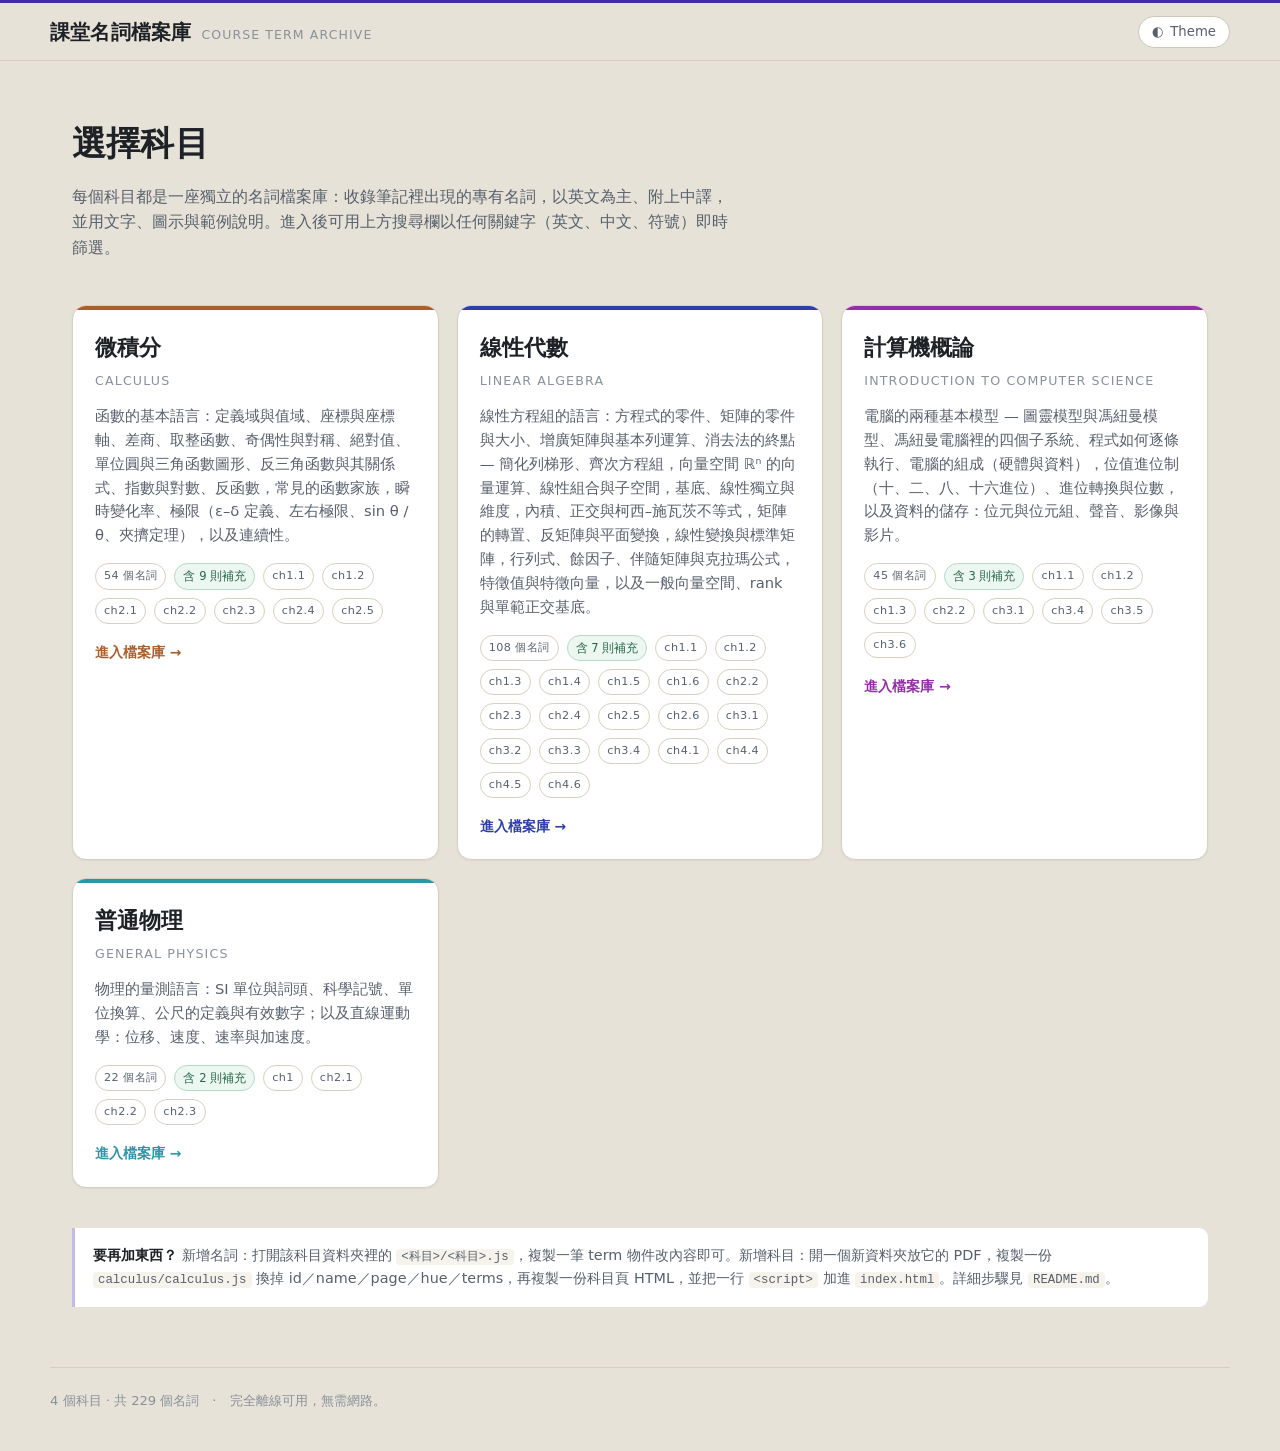
<file: index.html>
<!doctype html>
<html lang="zh-Hant">
<head>
<meta charset="utf-8">
<meta name="viewport" content="width=device-width, initial-scale=1">
<title>課堂名詞檔案庫</title>
<link rel="stylesheet" href="assets/glossary.css">
</head>
<body>

<div id="app"></div>

<!-- 1. engine  2. every subject's terms (add one line per new subject)  3. mount -->
<script src="assets/glossary.js"></script>
<script src="calculus/calculus.js"></script>
<script src="linear-algebra/linear-algebra.js"></script>
<script src="computer-science/computer-science.js"></script>
<script src="physics/physics.js"></script>
<script>GLOSSARY.mountPortal();</script>

</body>
</html>
</file>
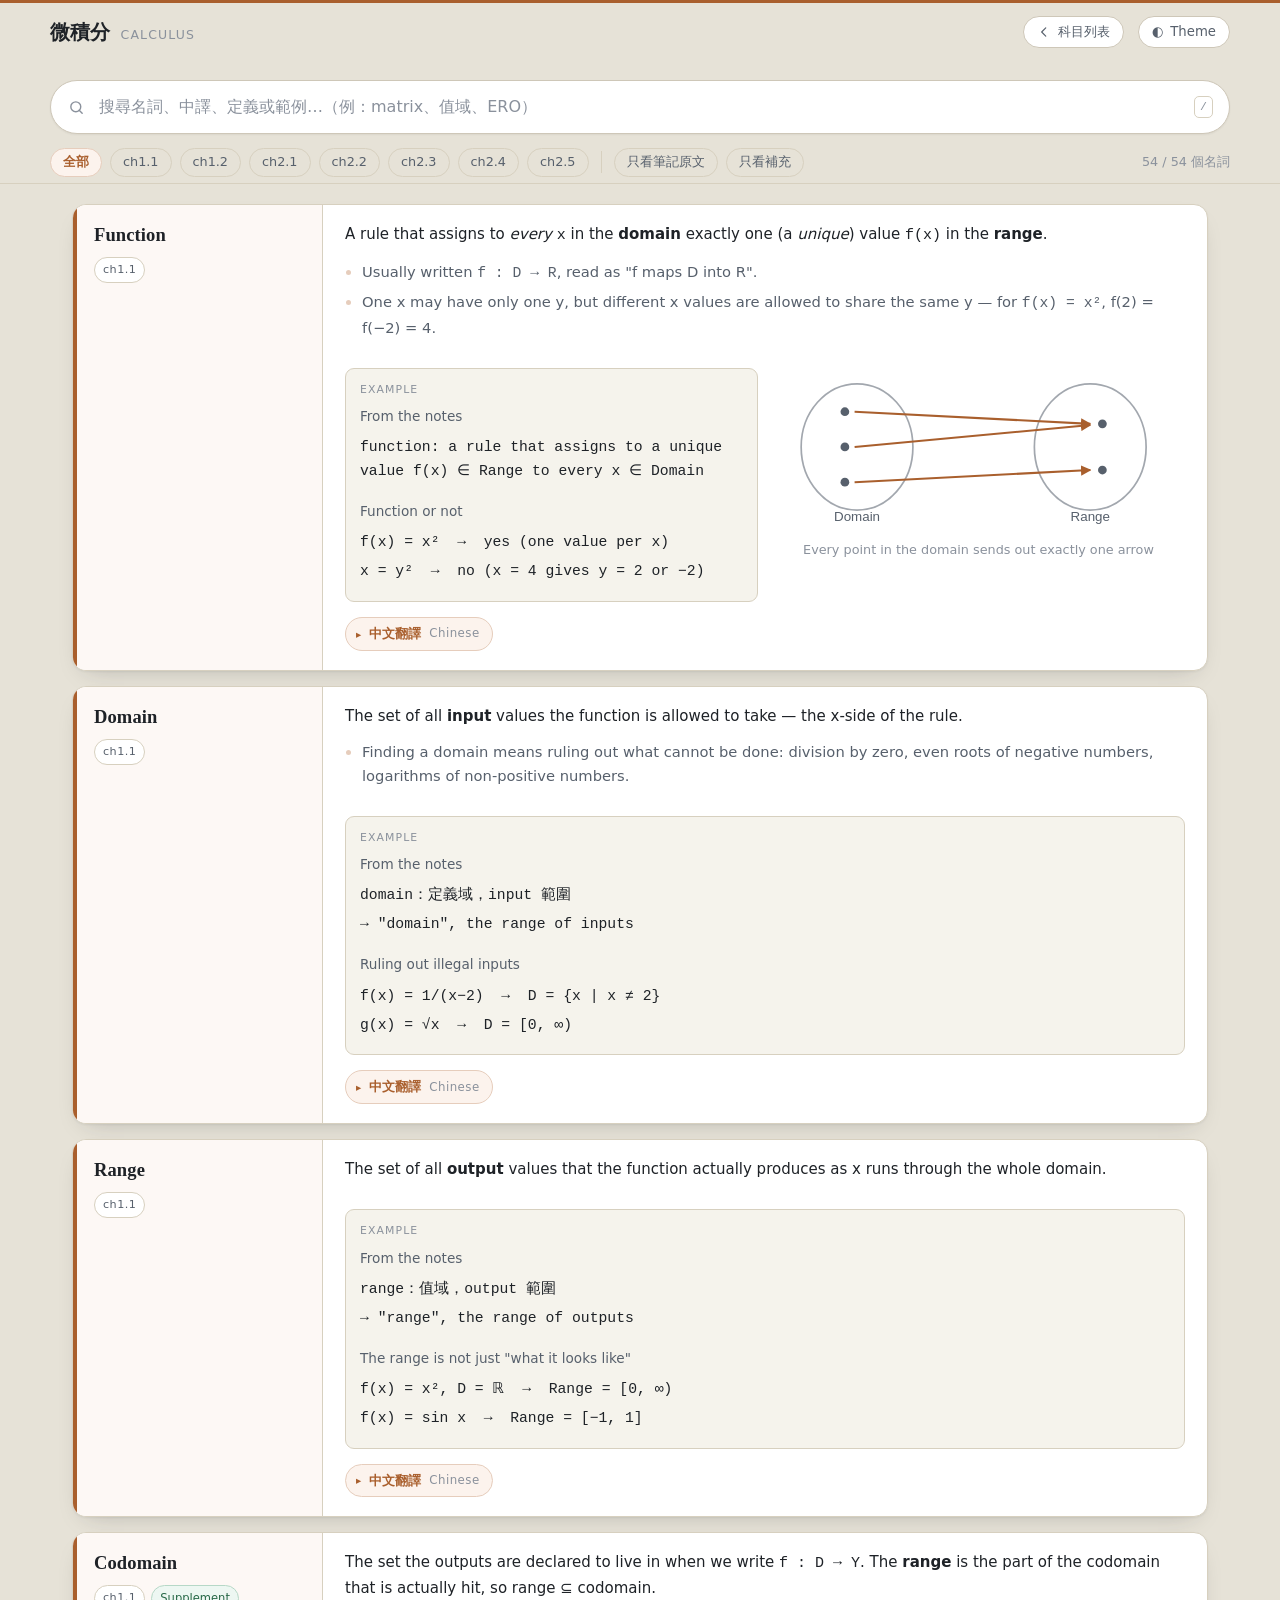
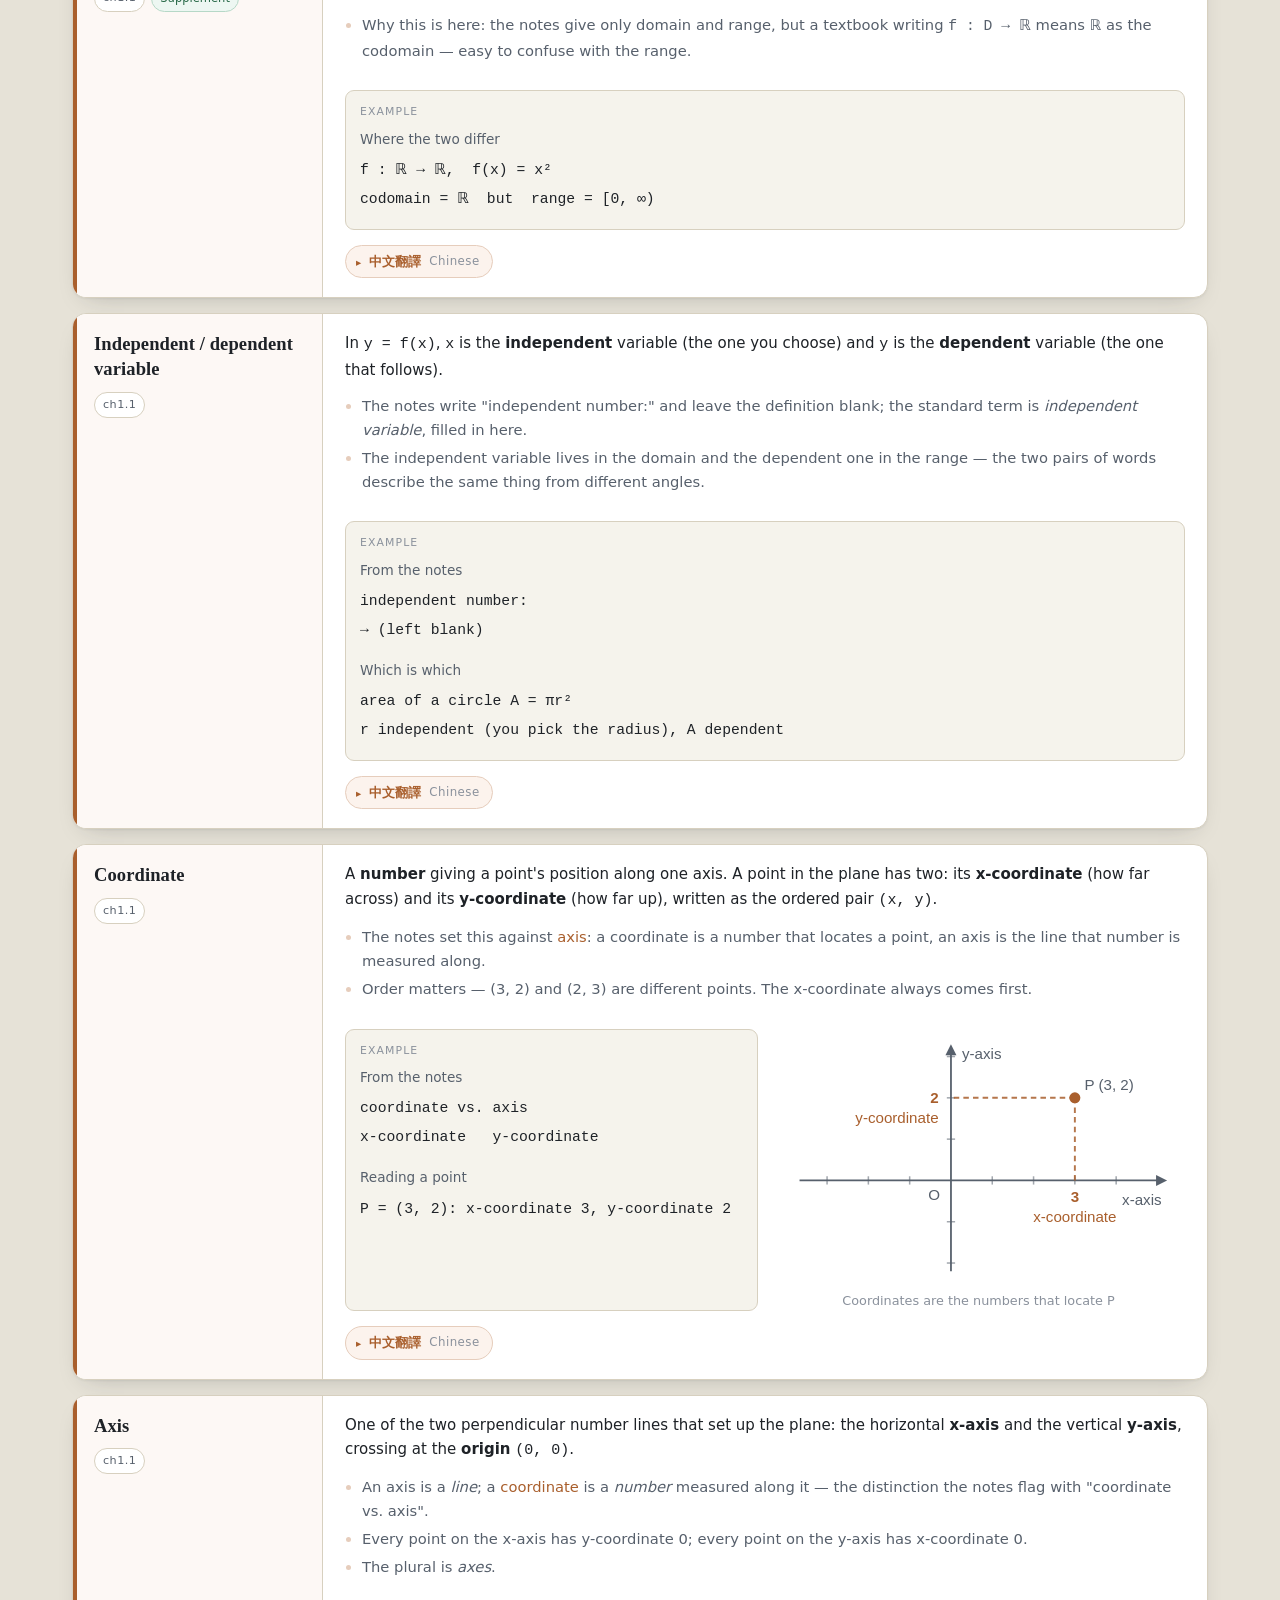
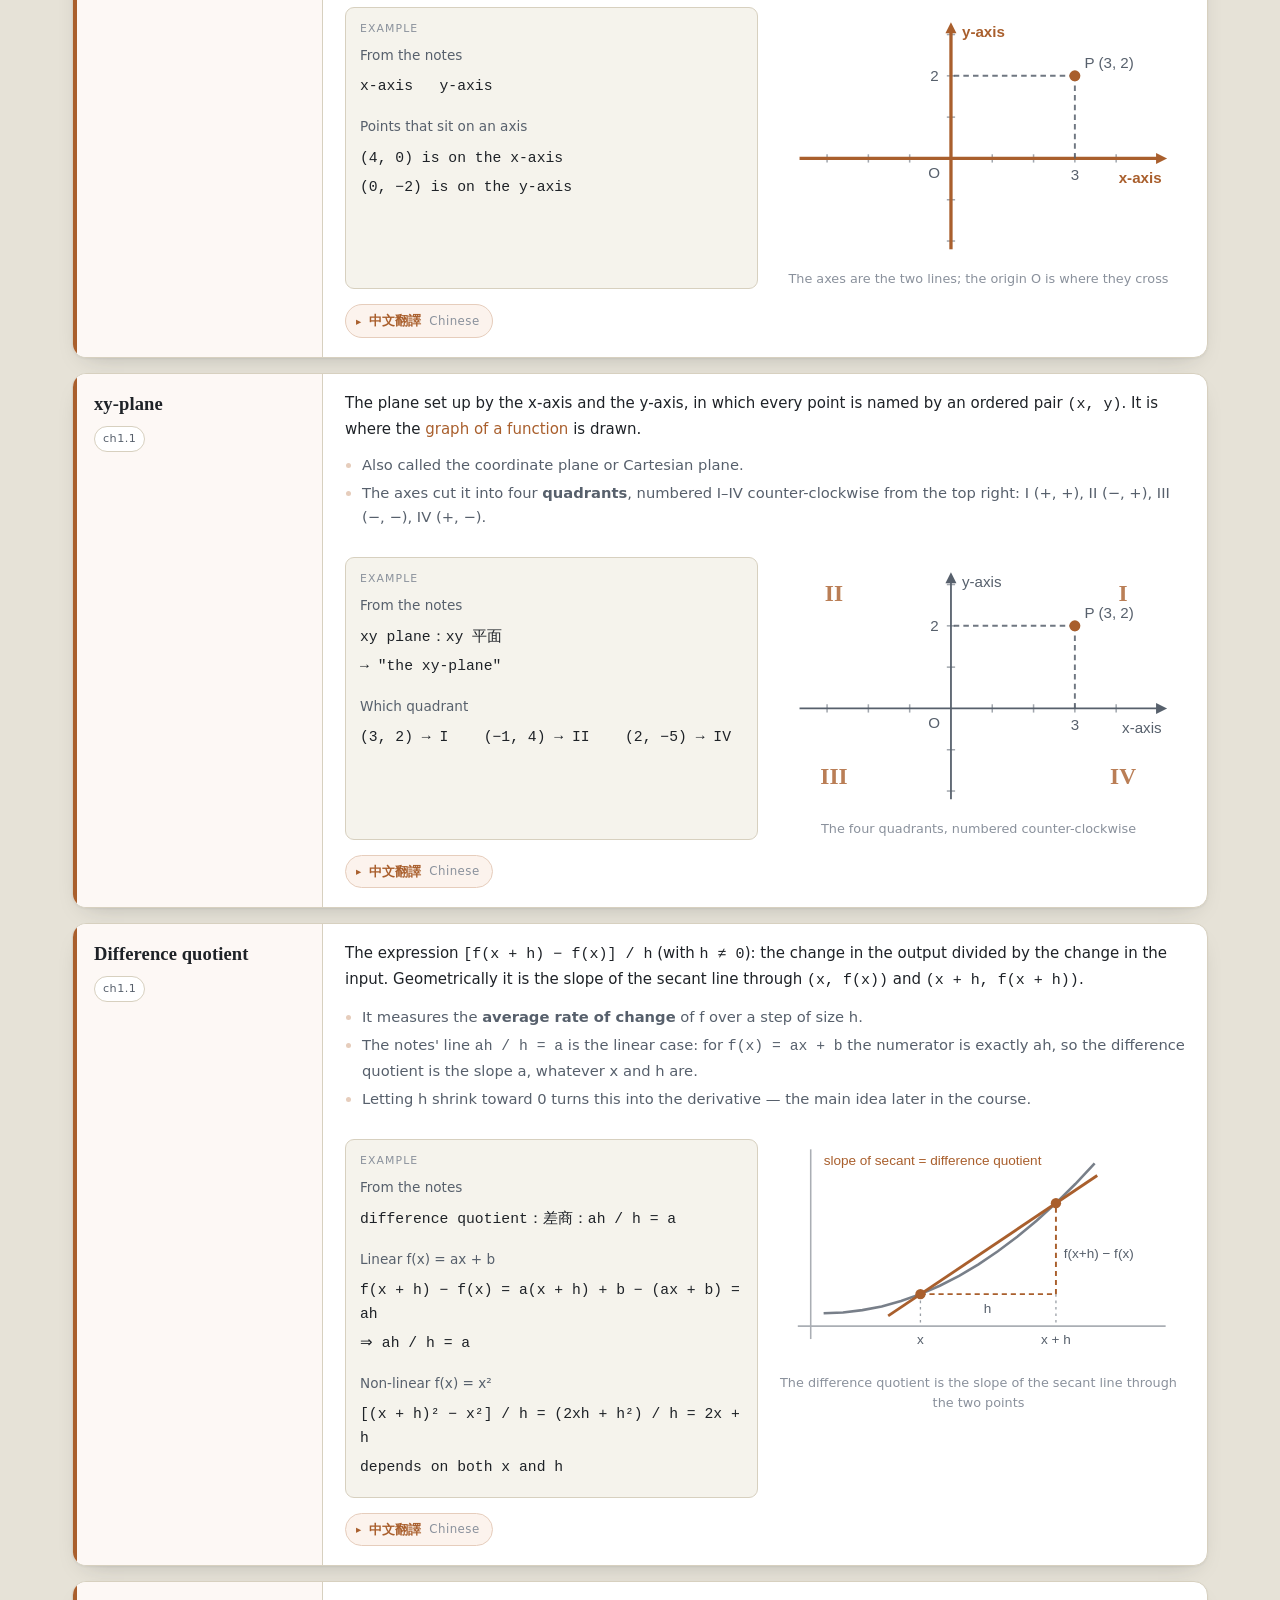
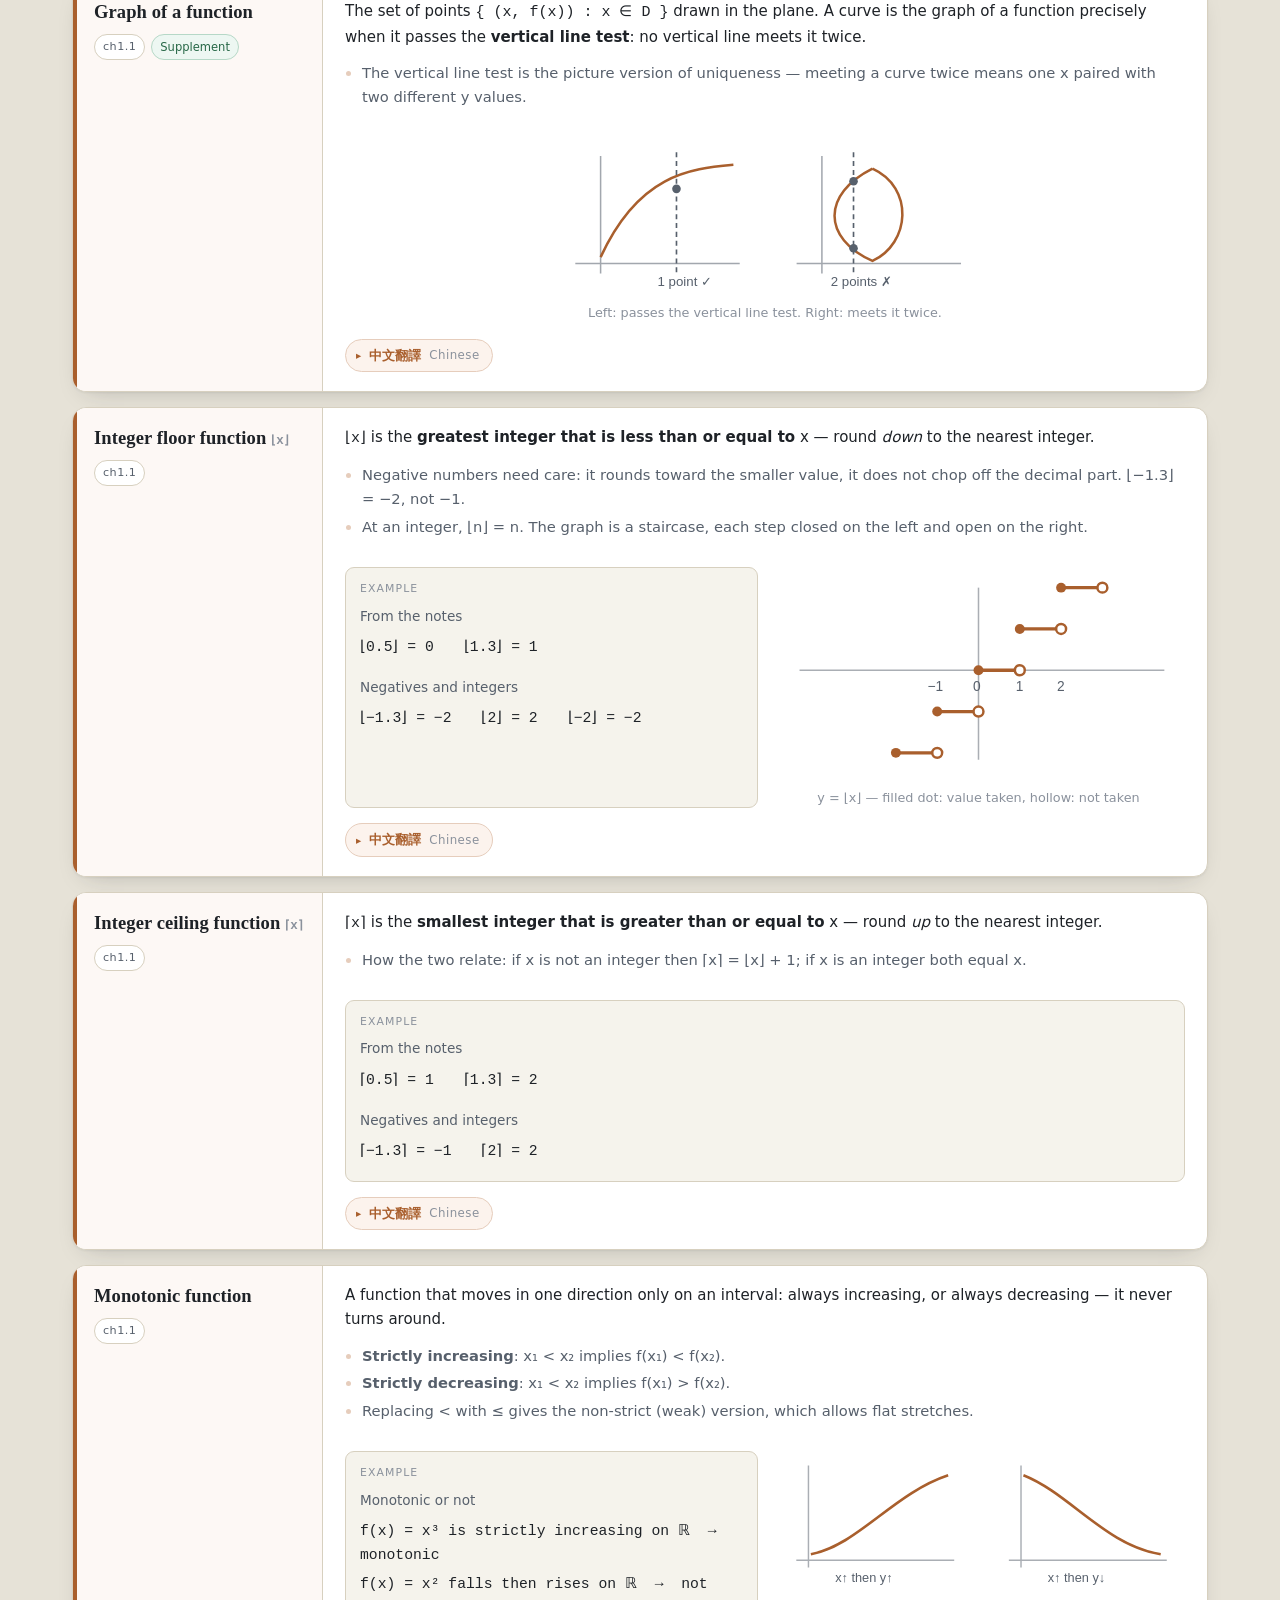
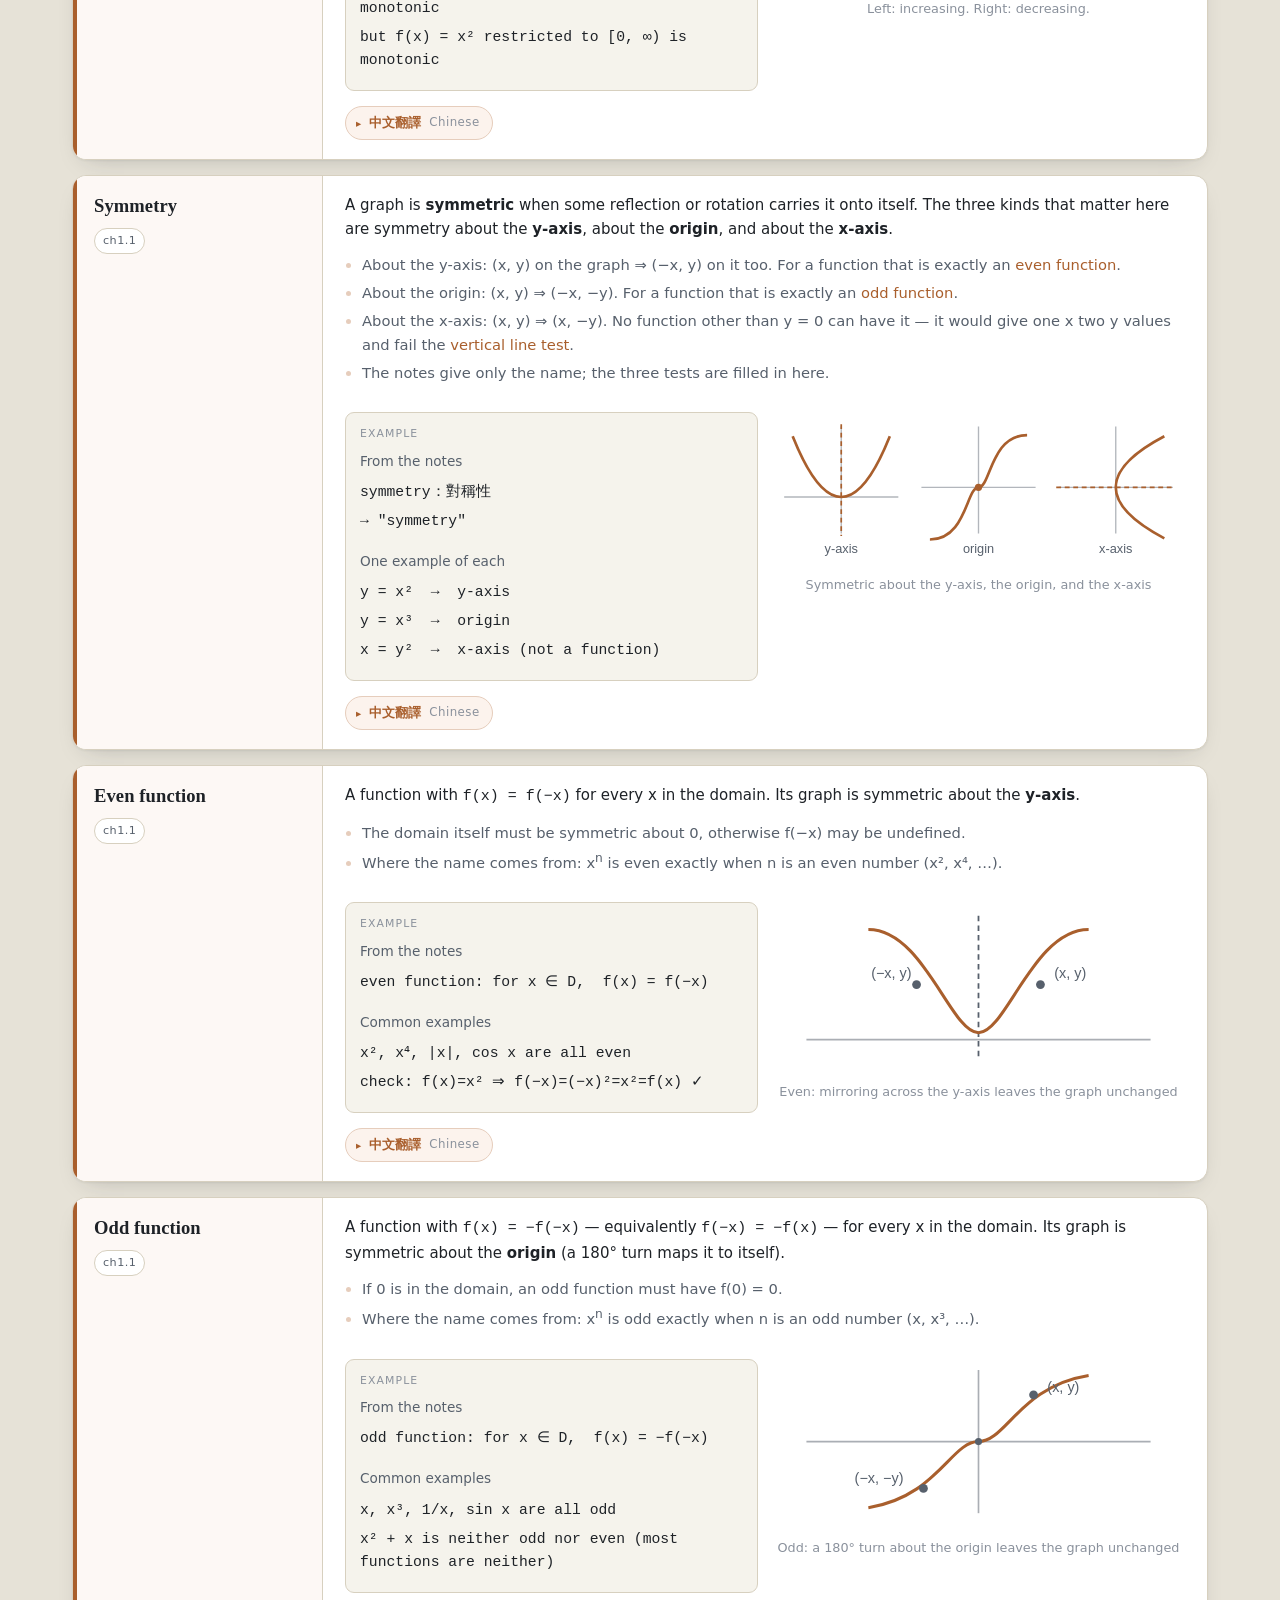
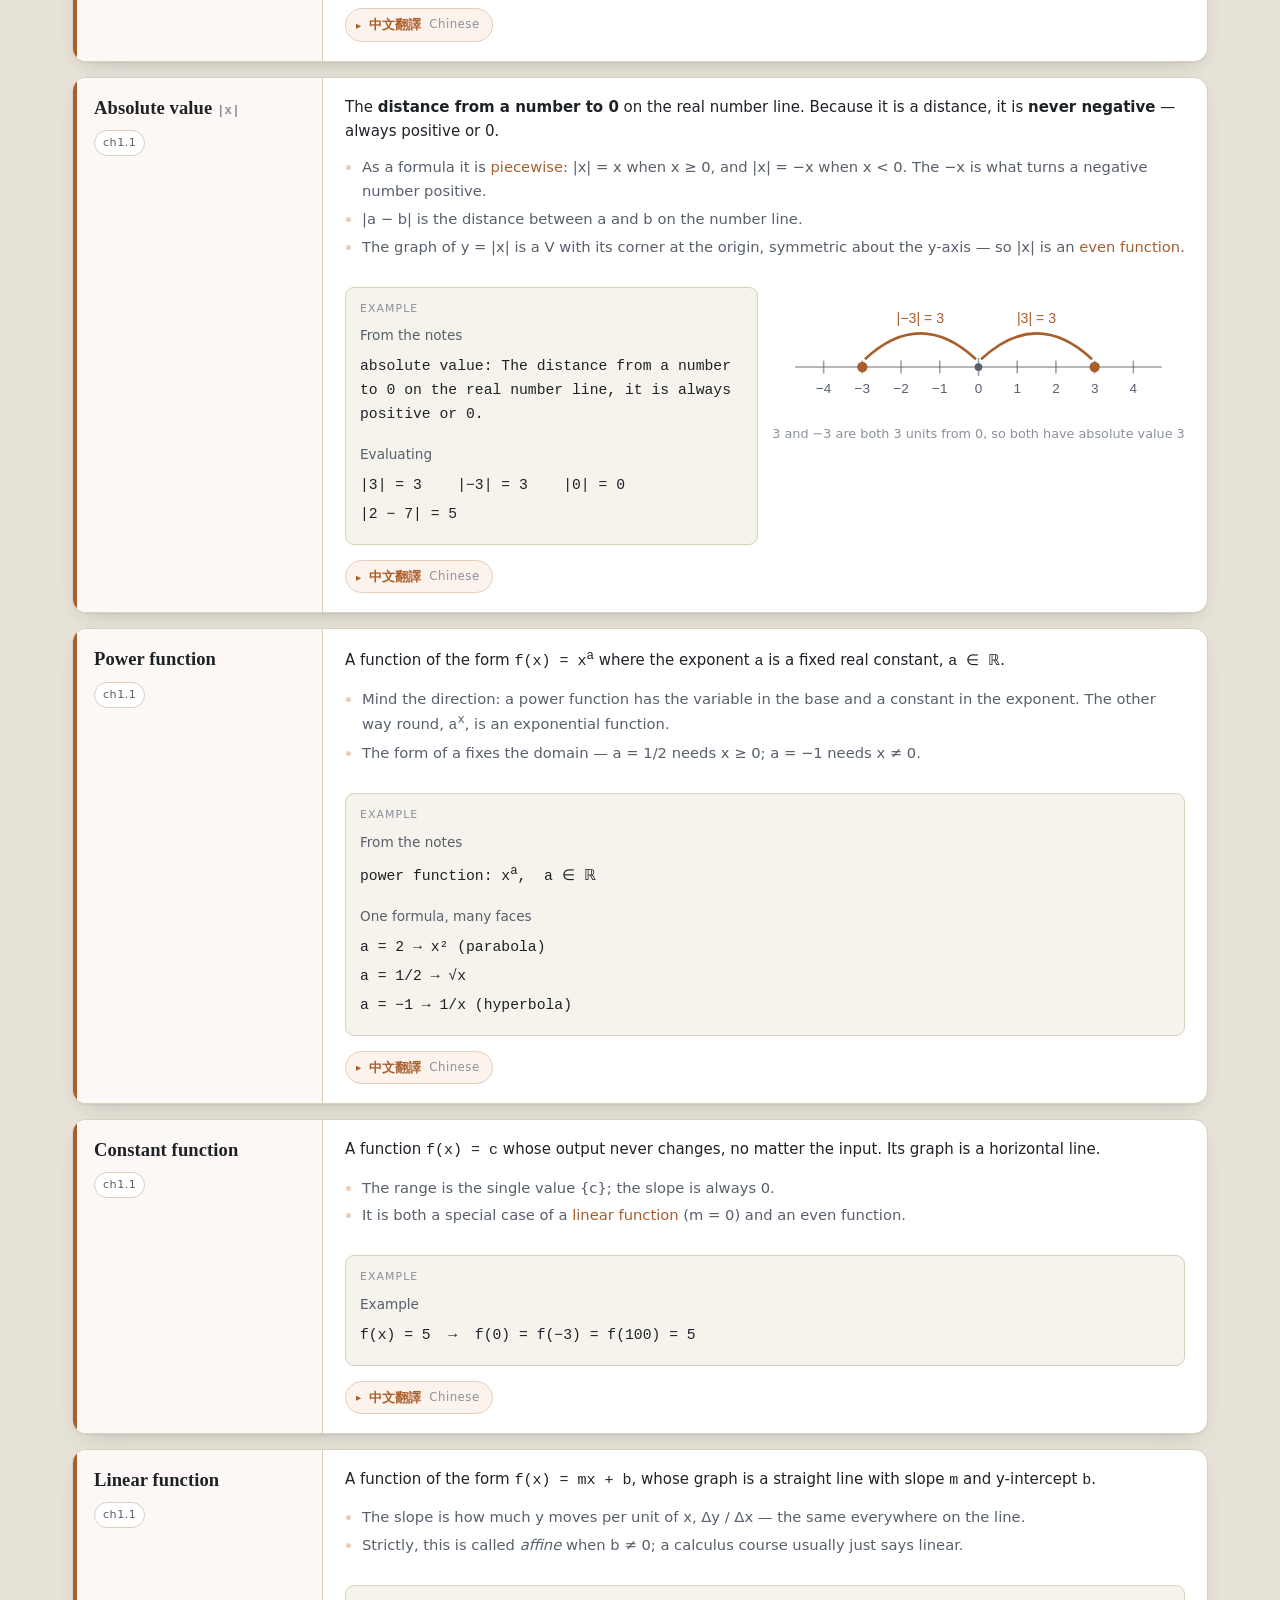
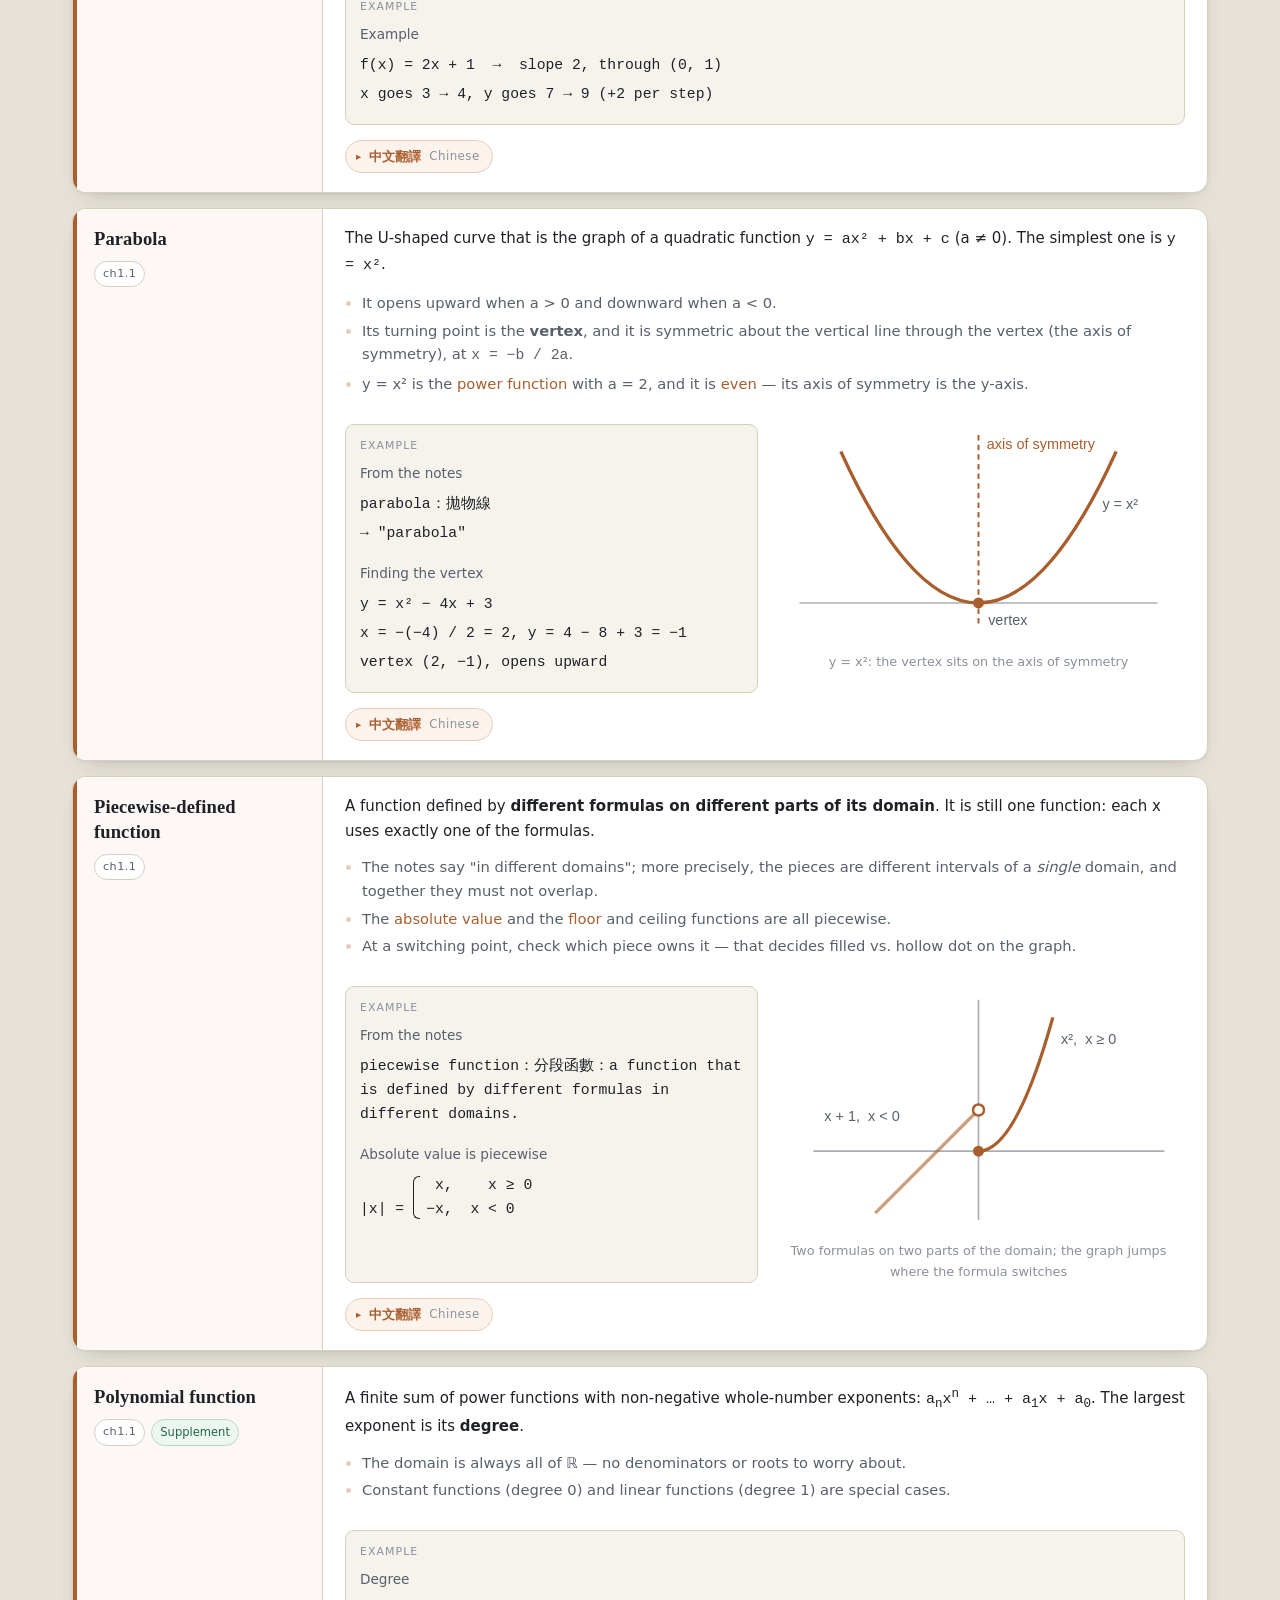
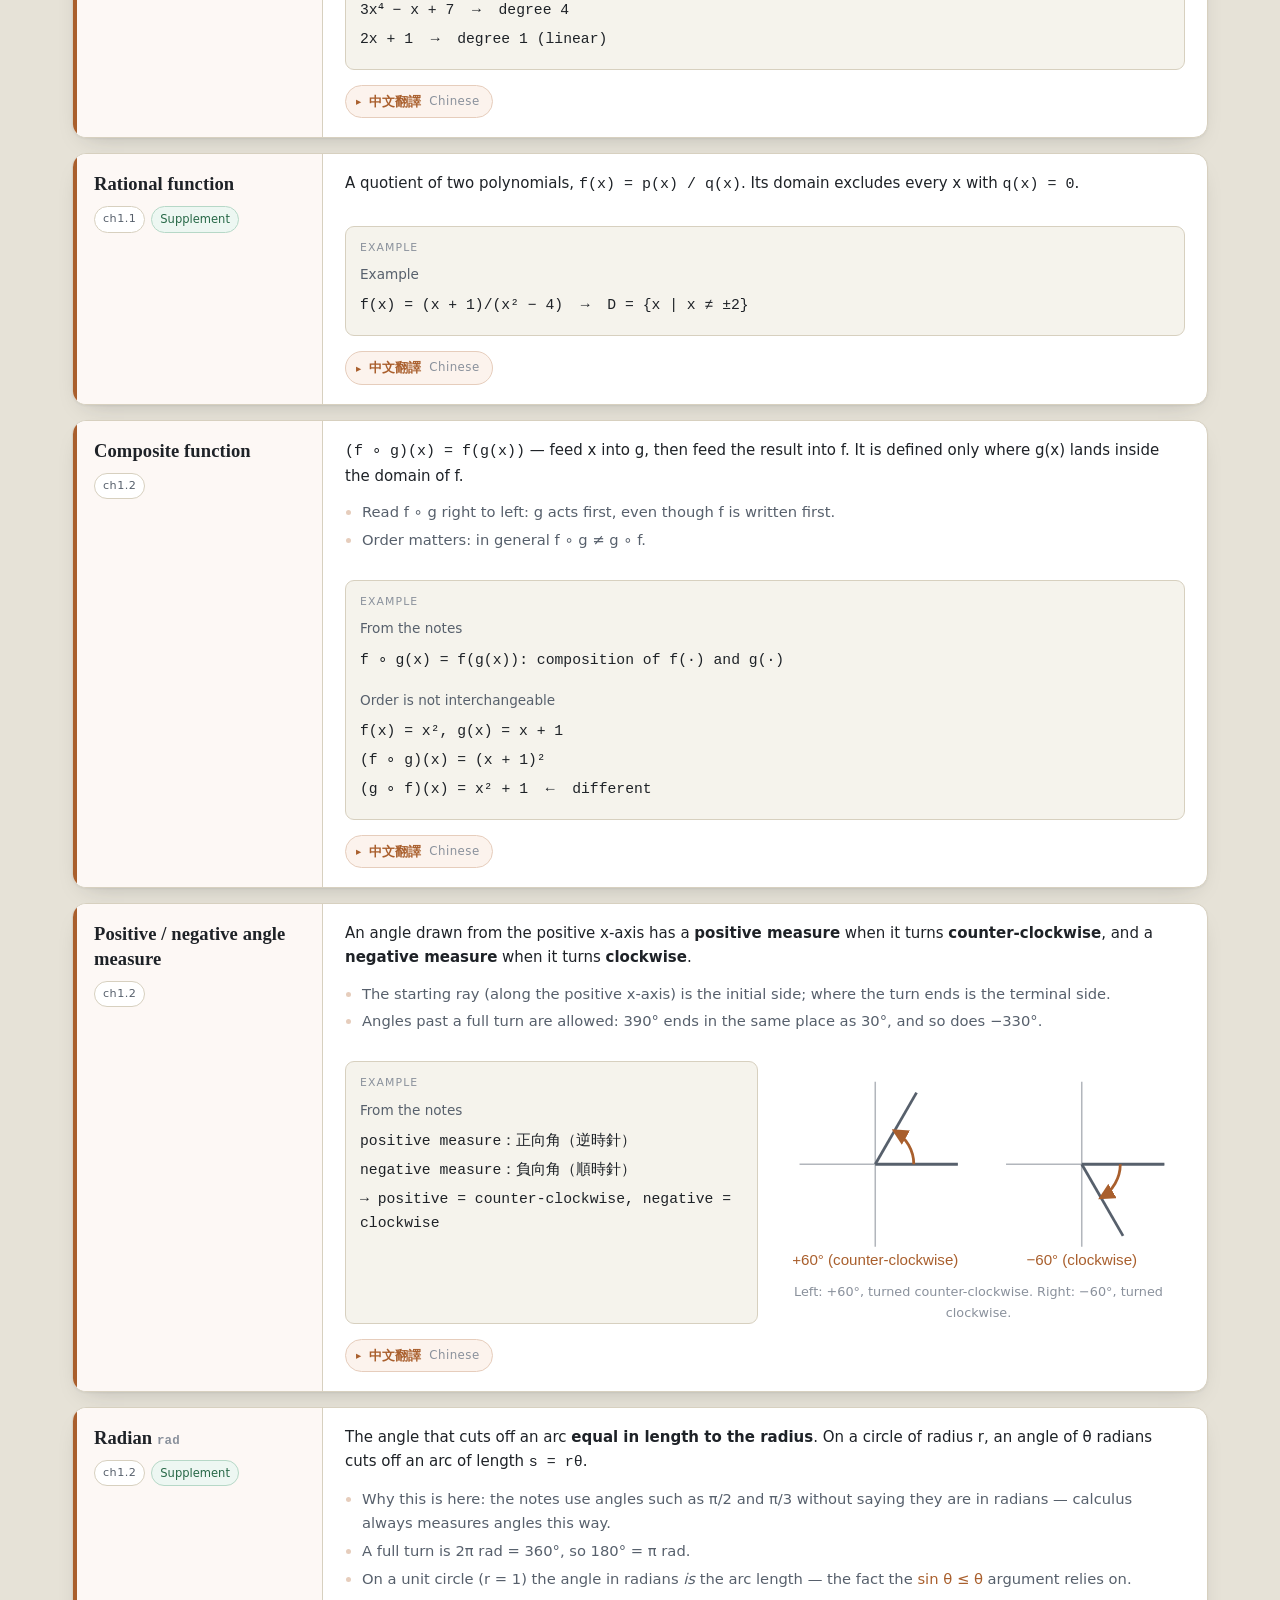
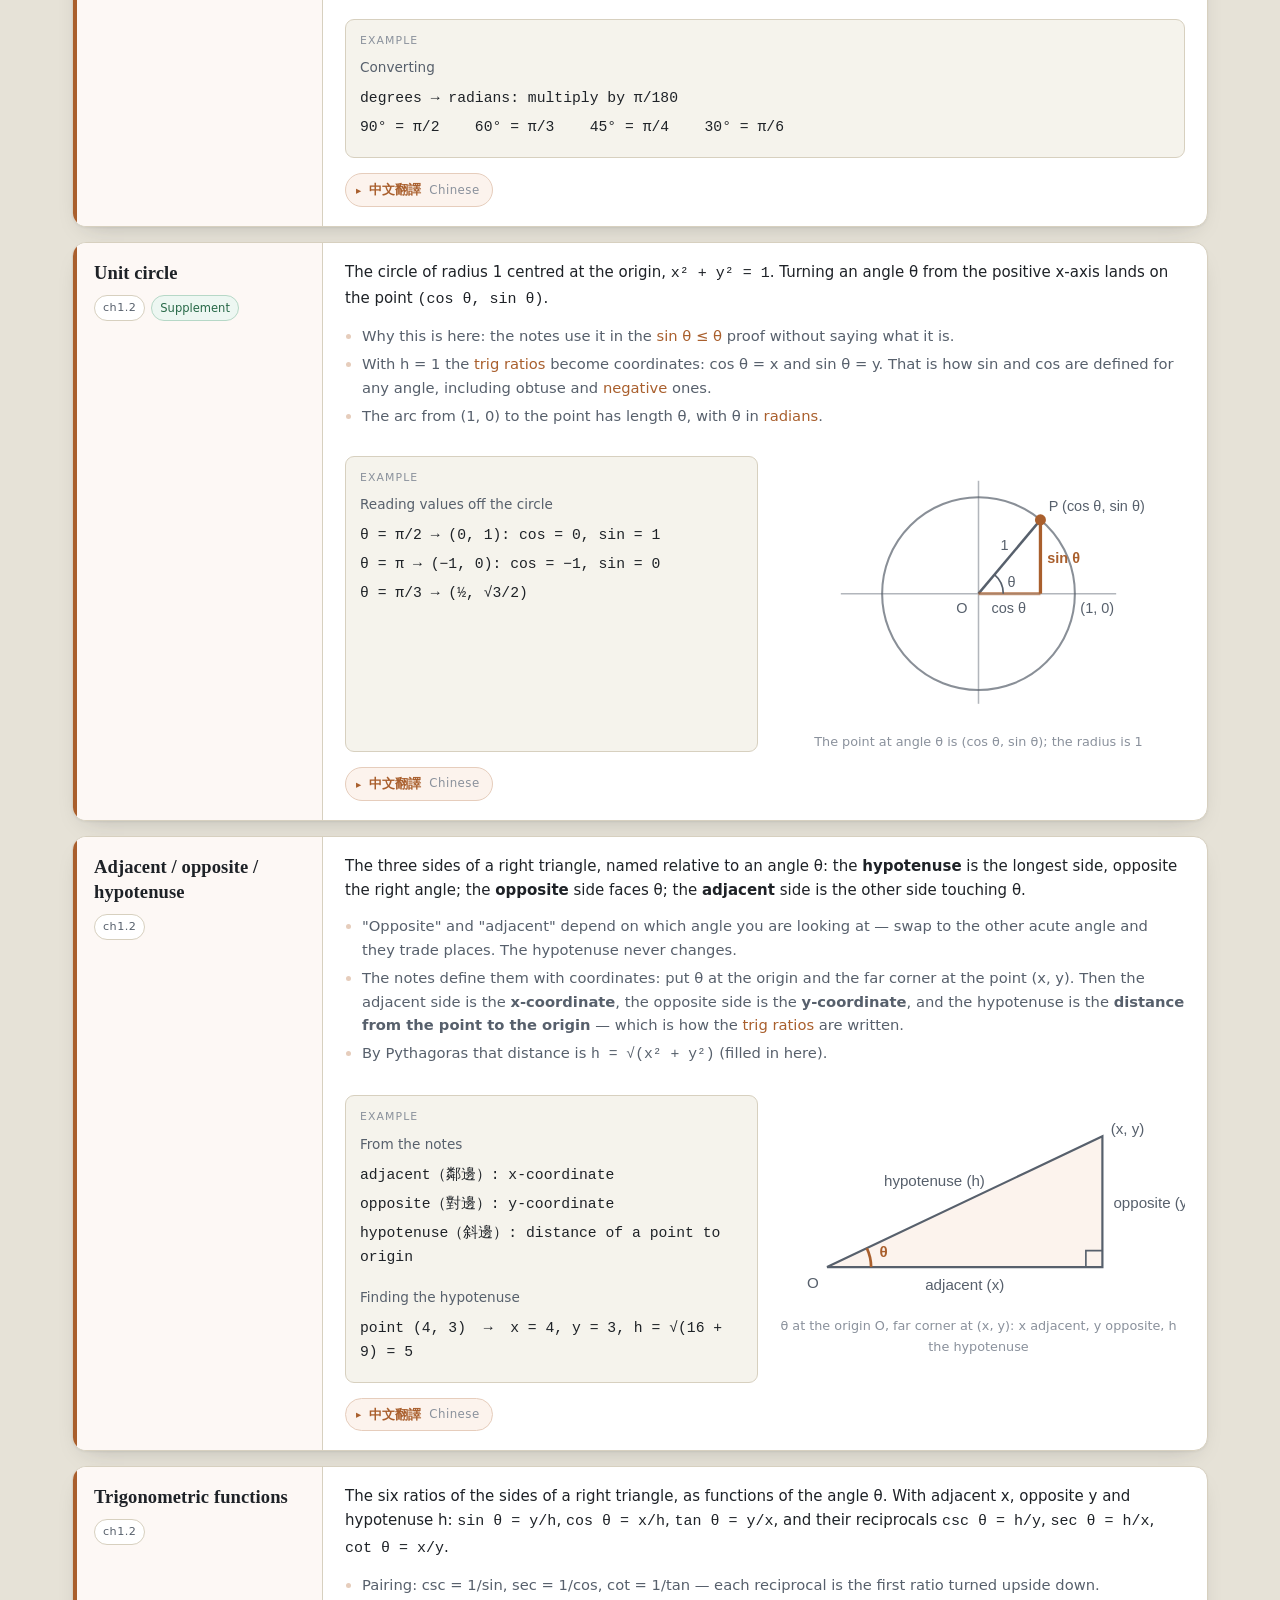
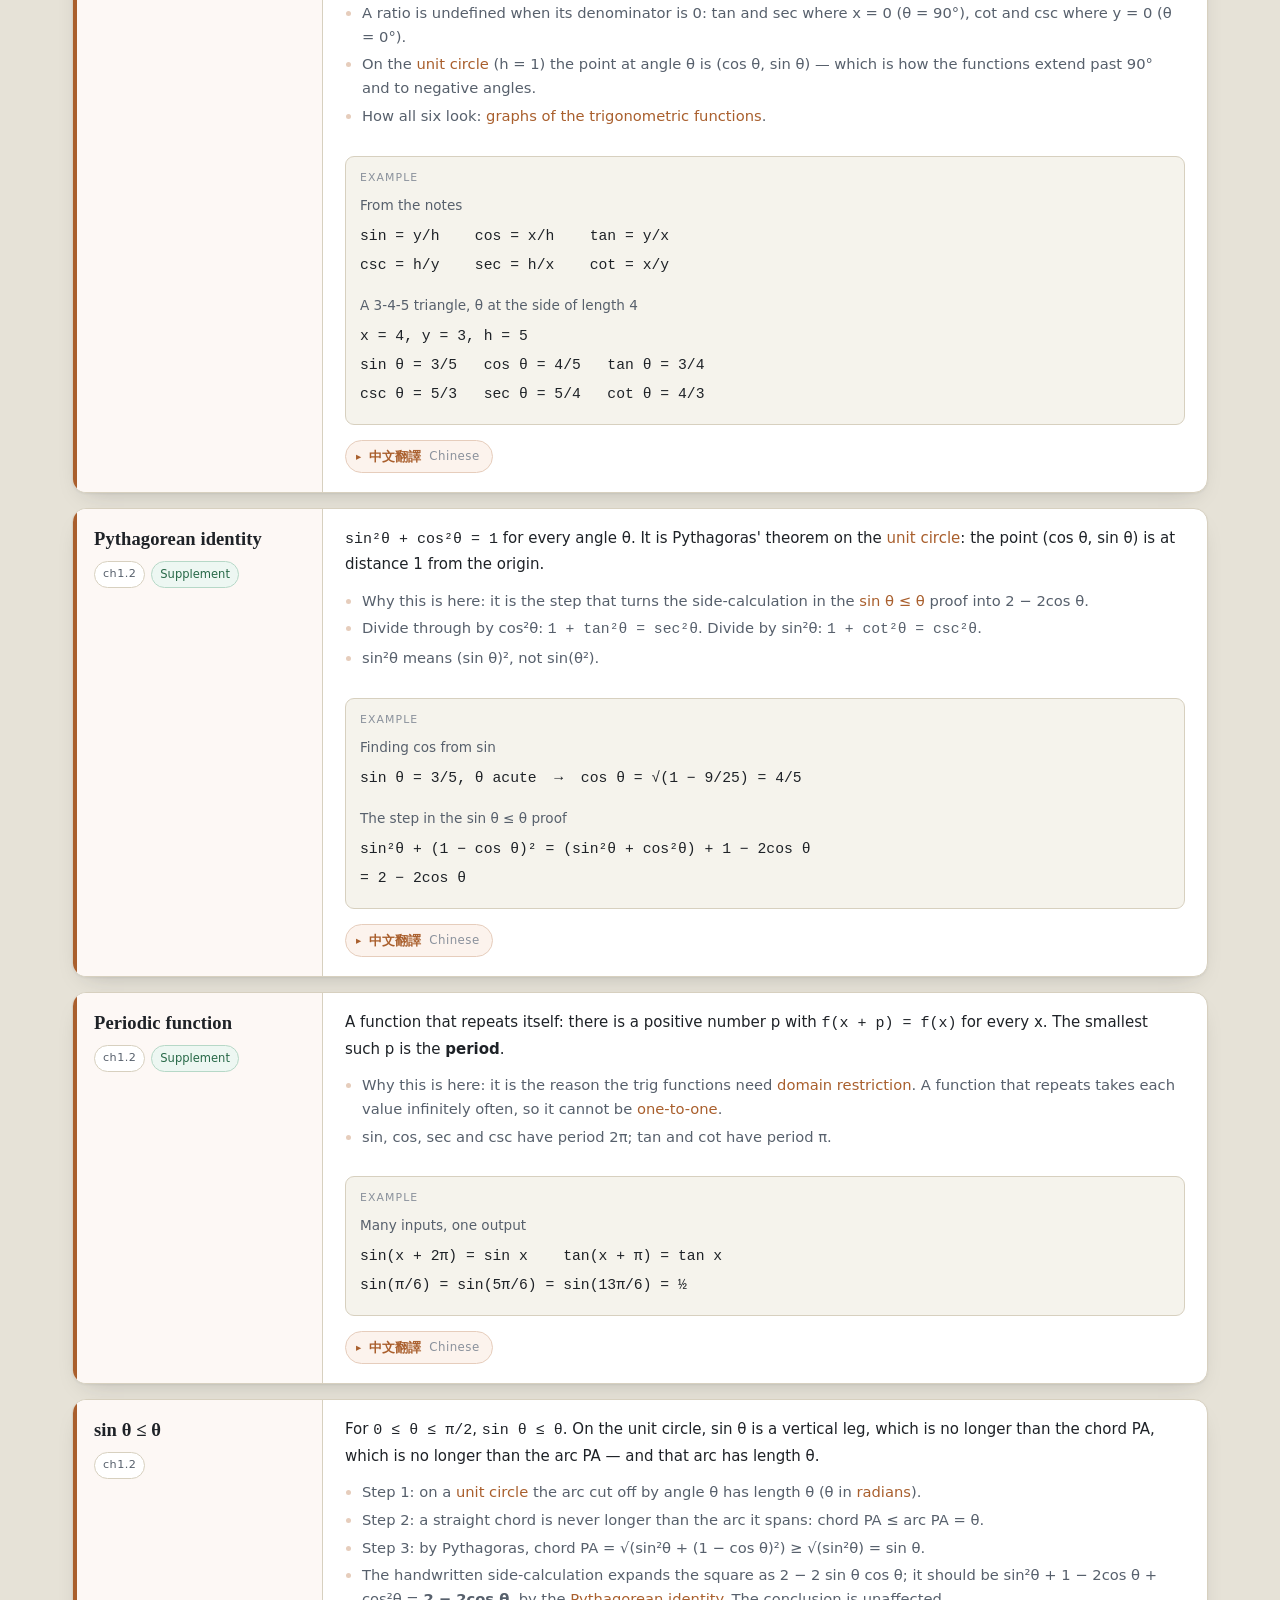
<file: calculus/calculus.html>
<!doctype html>
<html lang="zh-Hant">
<head>
<meta charset="utf-8">
<meta name="viewport" content="width=device-width, initial-scale=1">
<title>微積分 名詞檔案庫 · Calculus</title>
<link rel="stylesheet" href="../assets/glossary.css">
</head>
<body>

<div id="app"></div>

<!-- 1. engine   2. this subject's terms   3. mount -->
<script src="../assets/glossary.js"></script>
<script src="calculus.js"></script>
<script>GLOSSARY.mountSubject('calculus');</script>

</body>
</html>
</file>
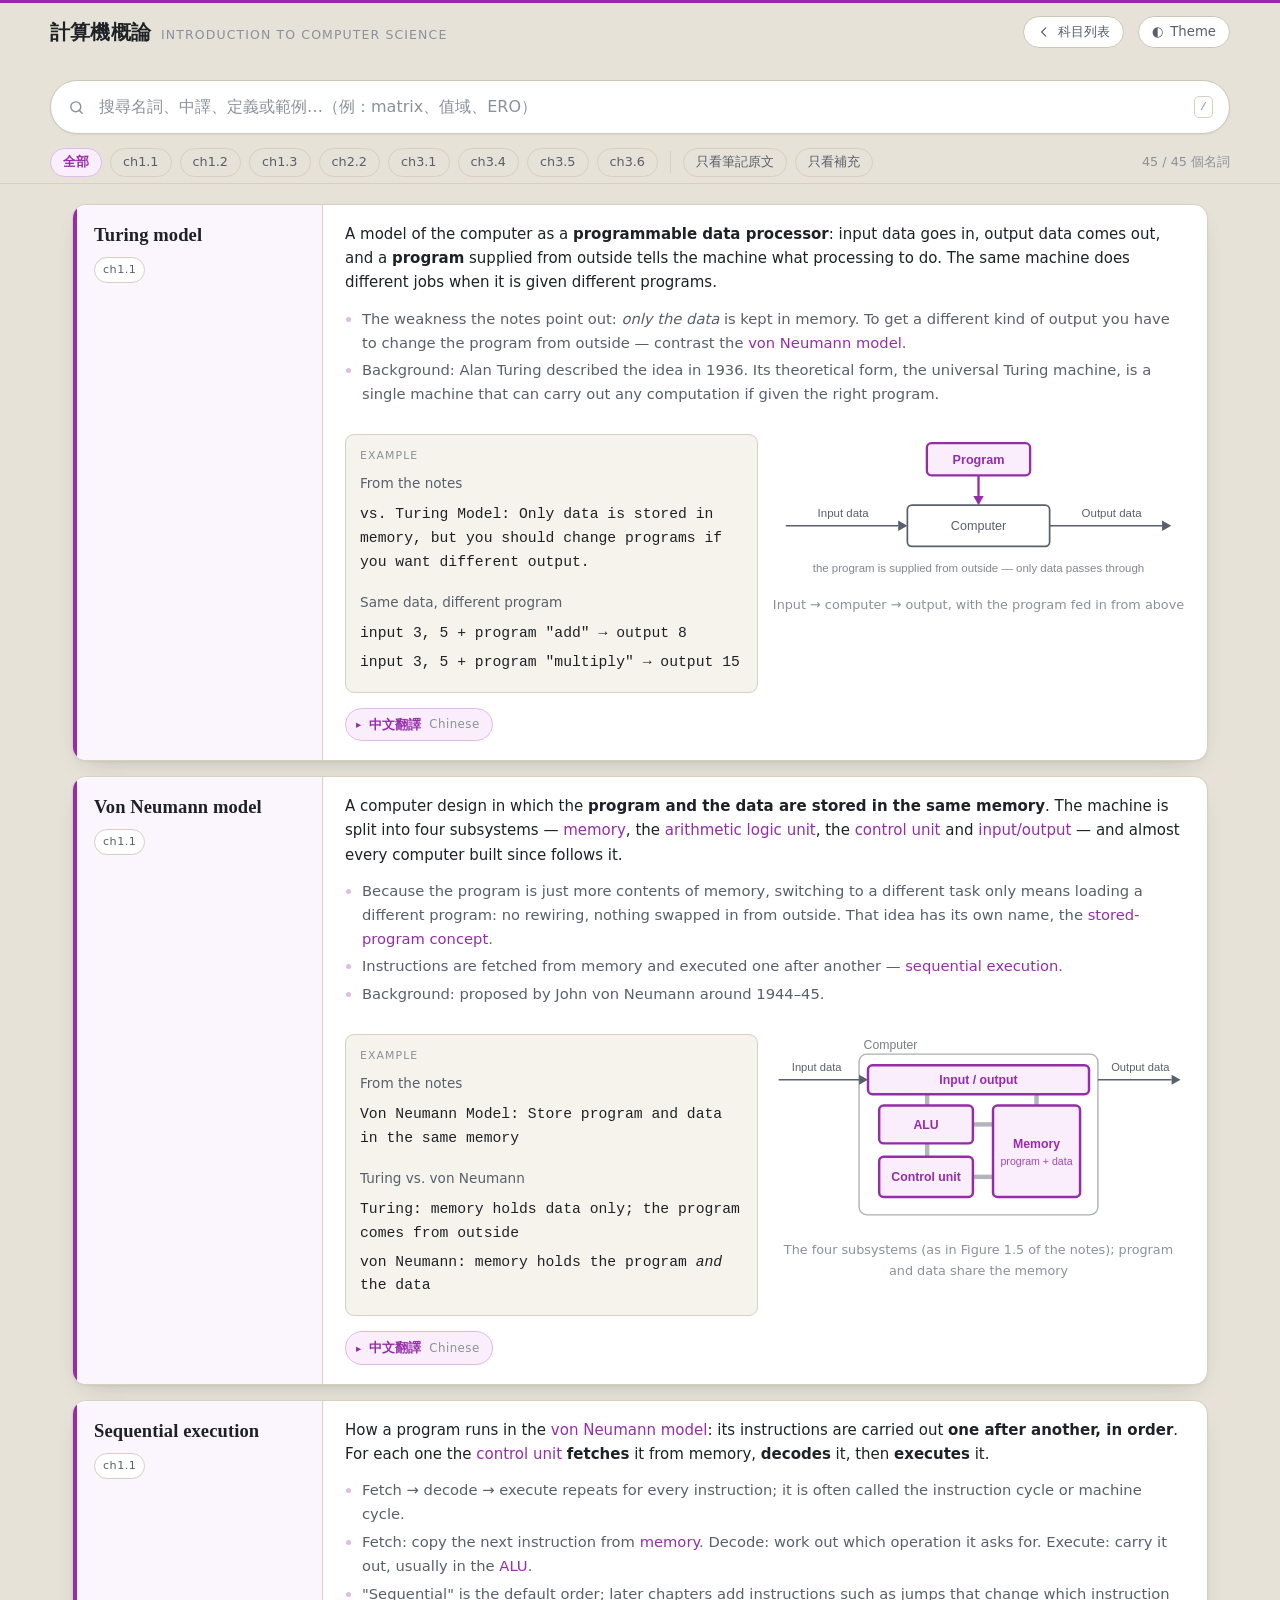
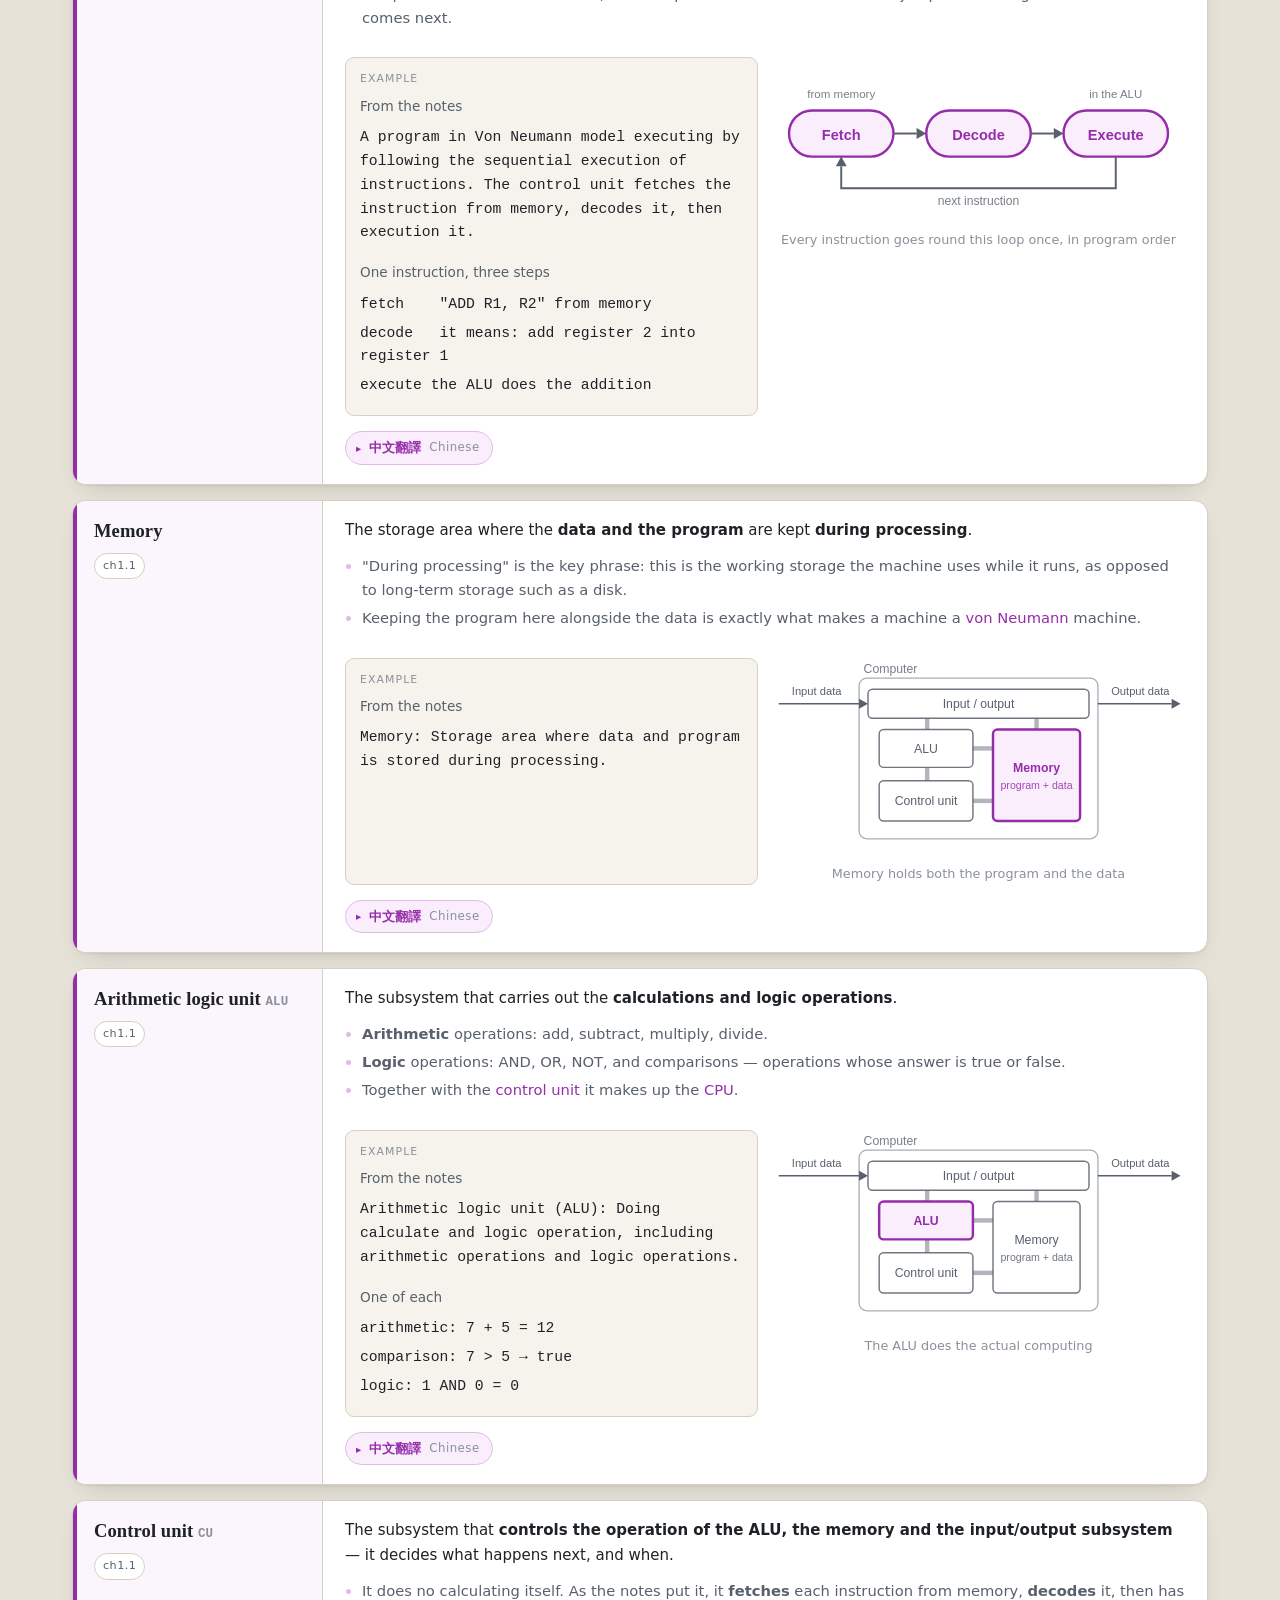
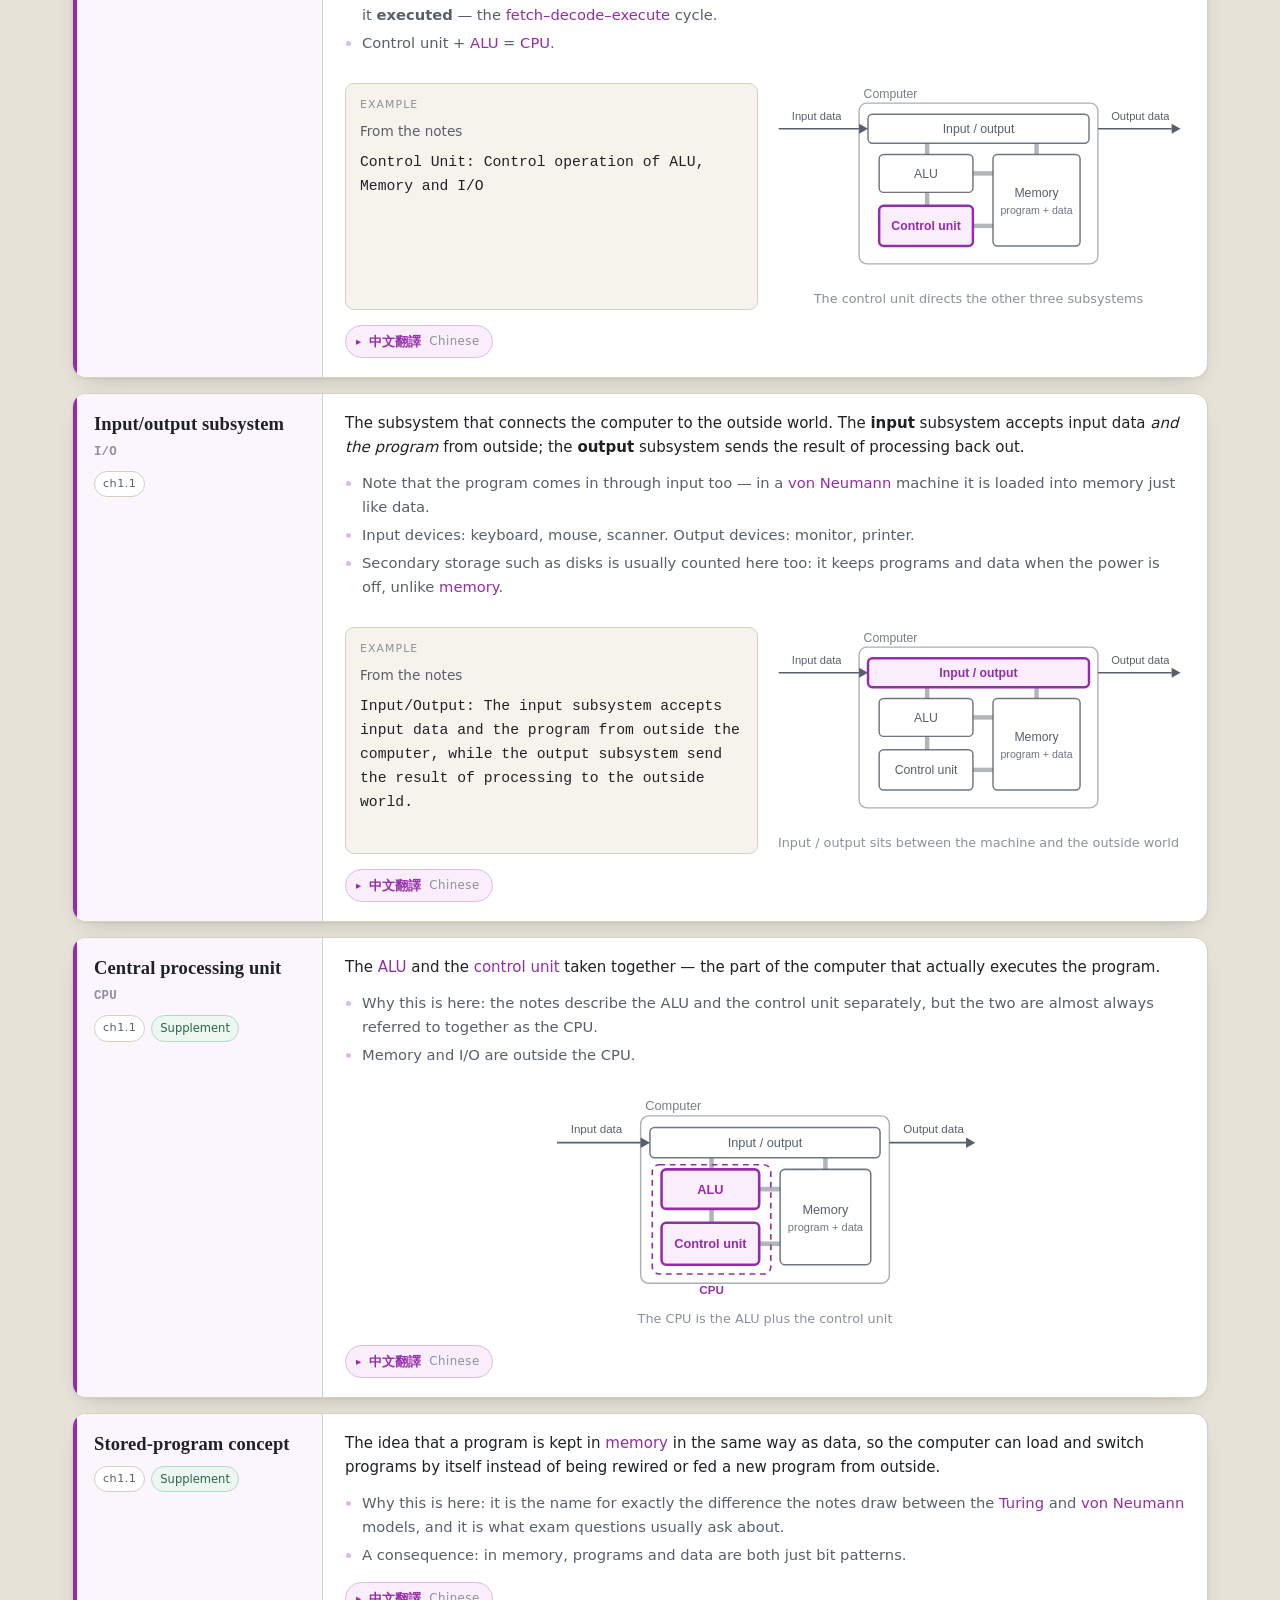
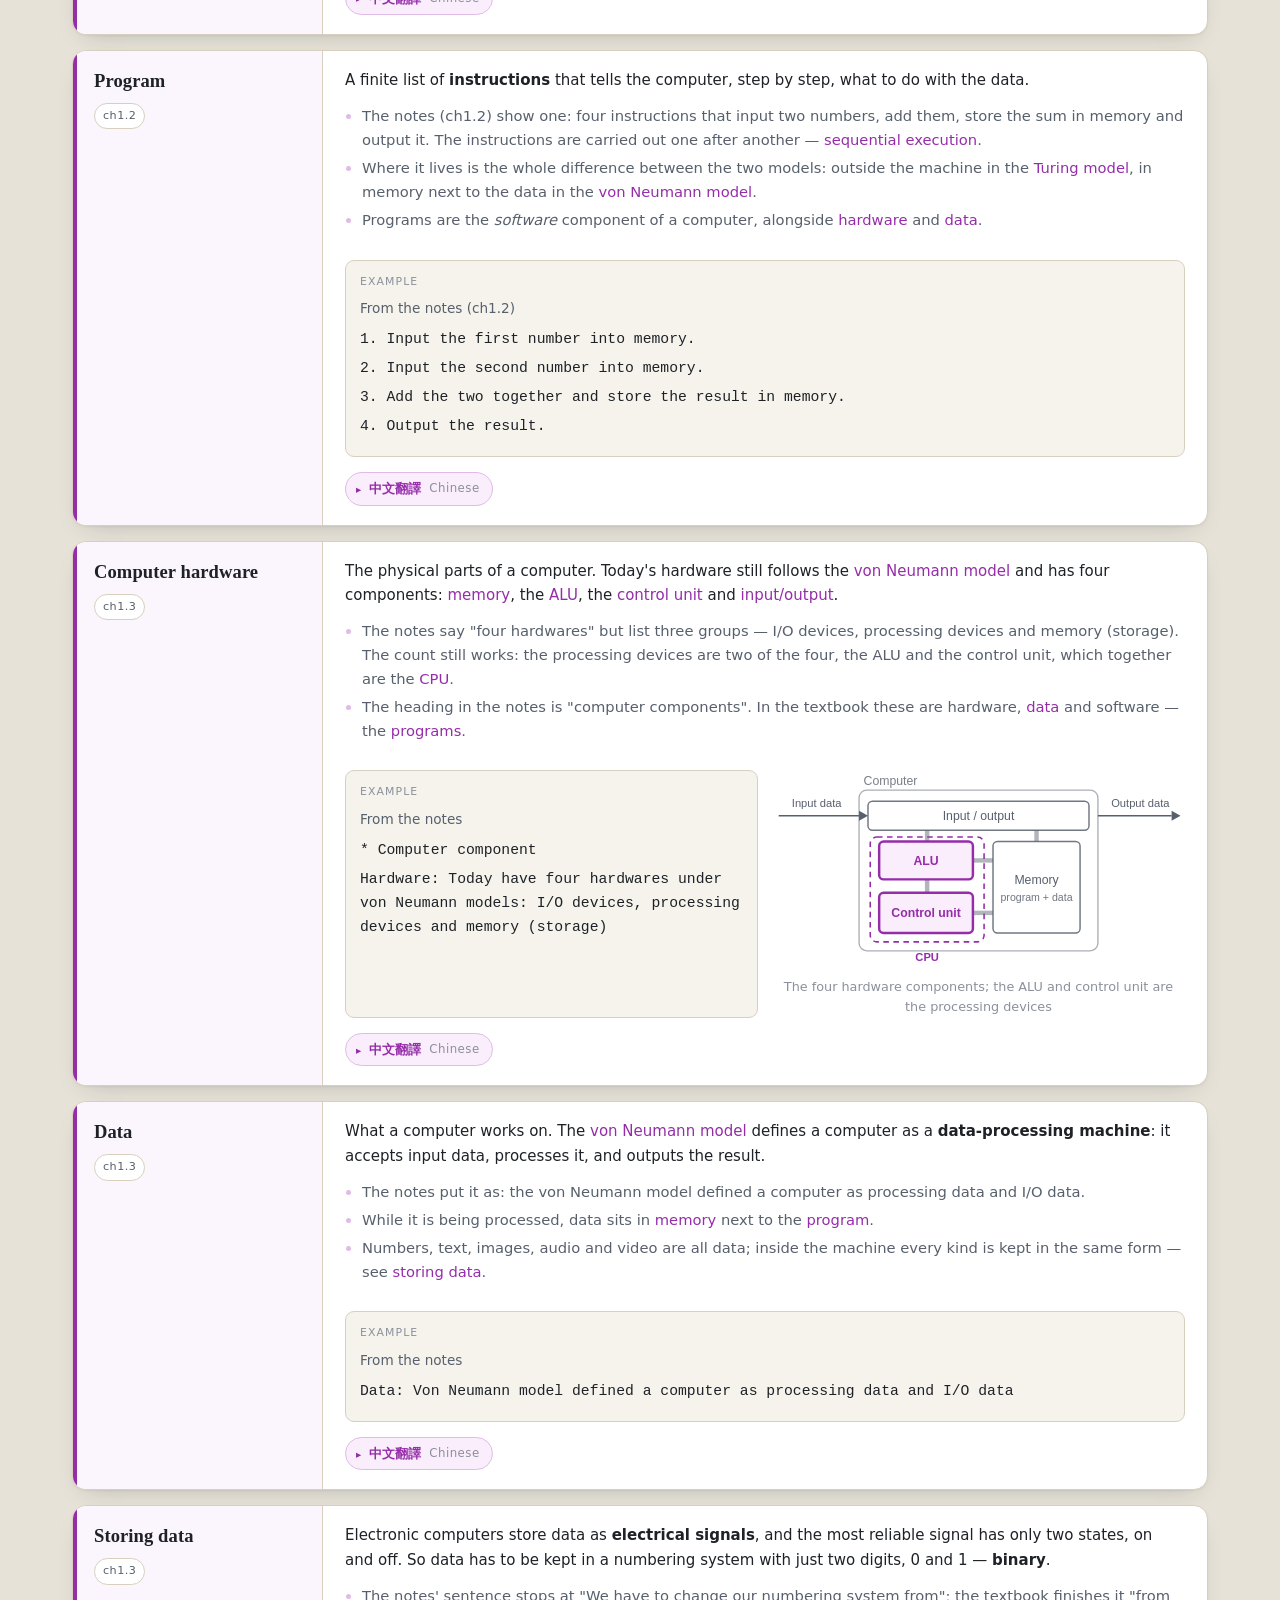
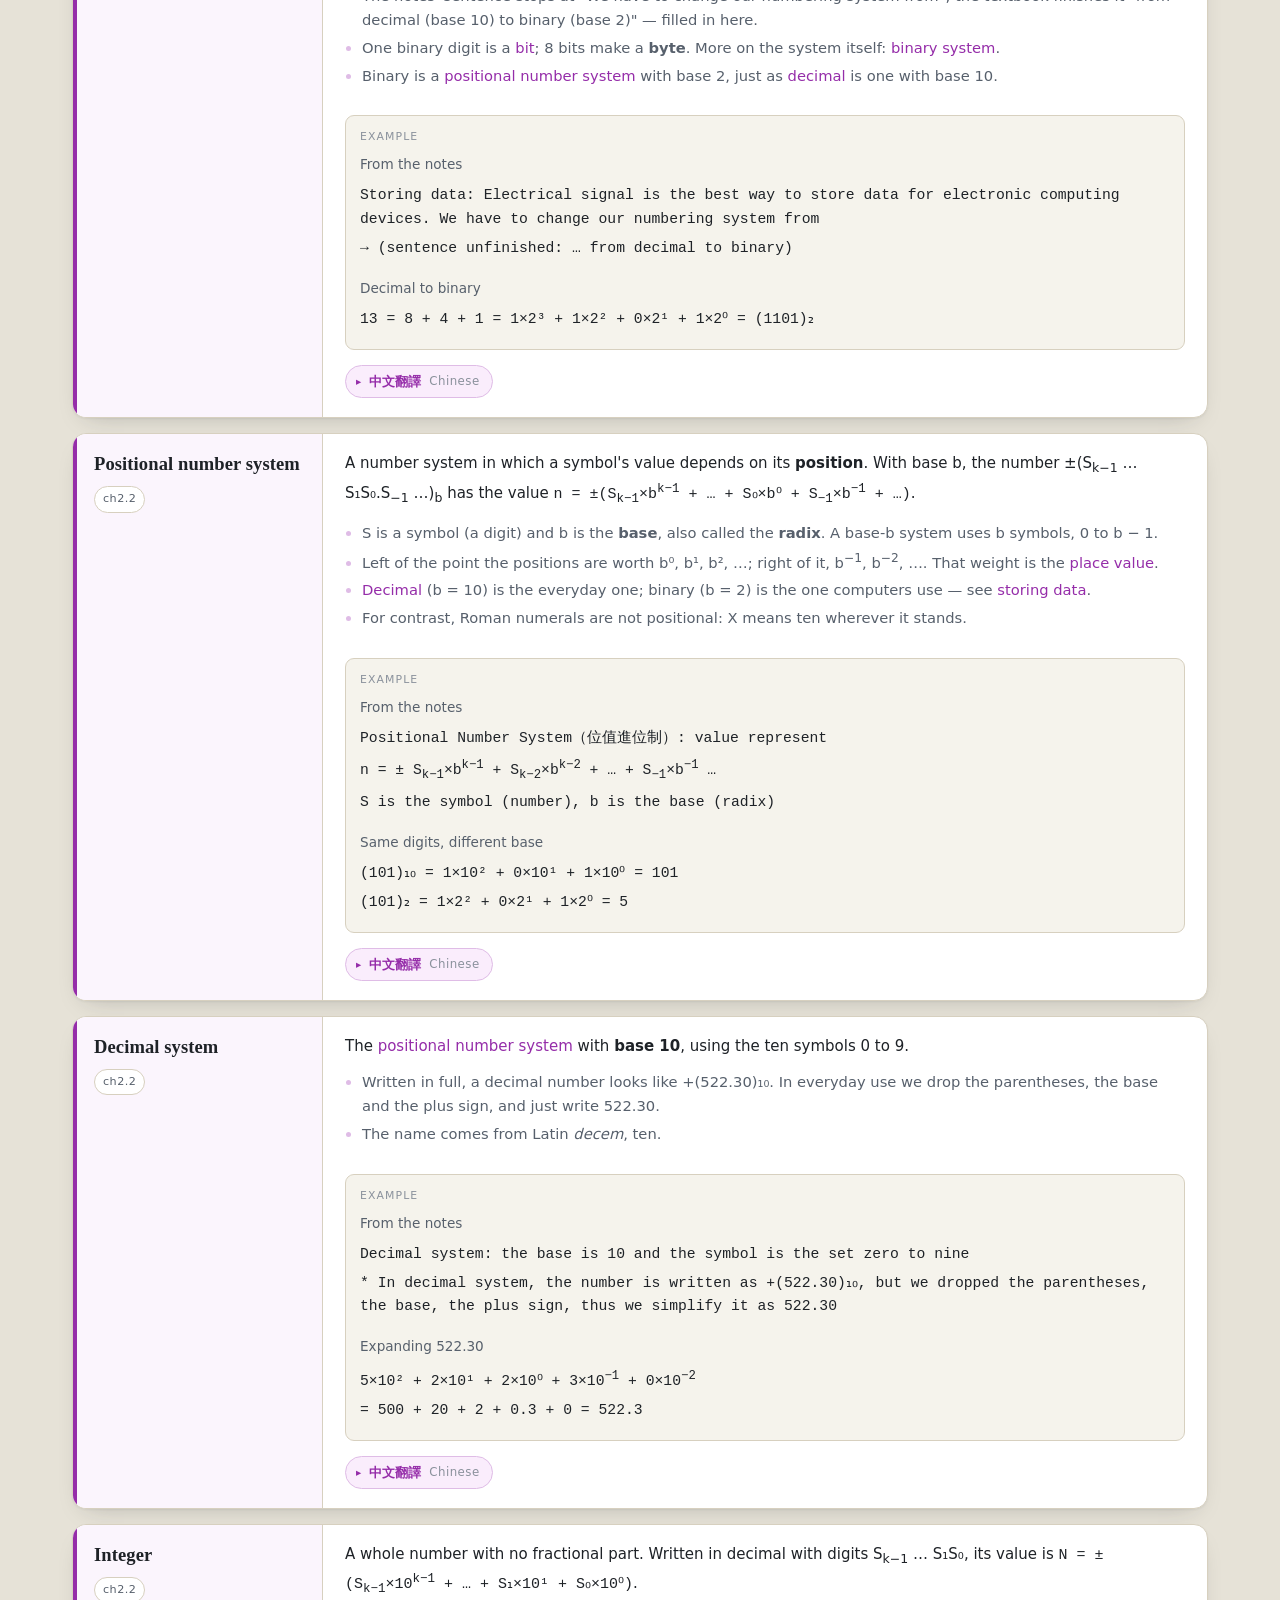
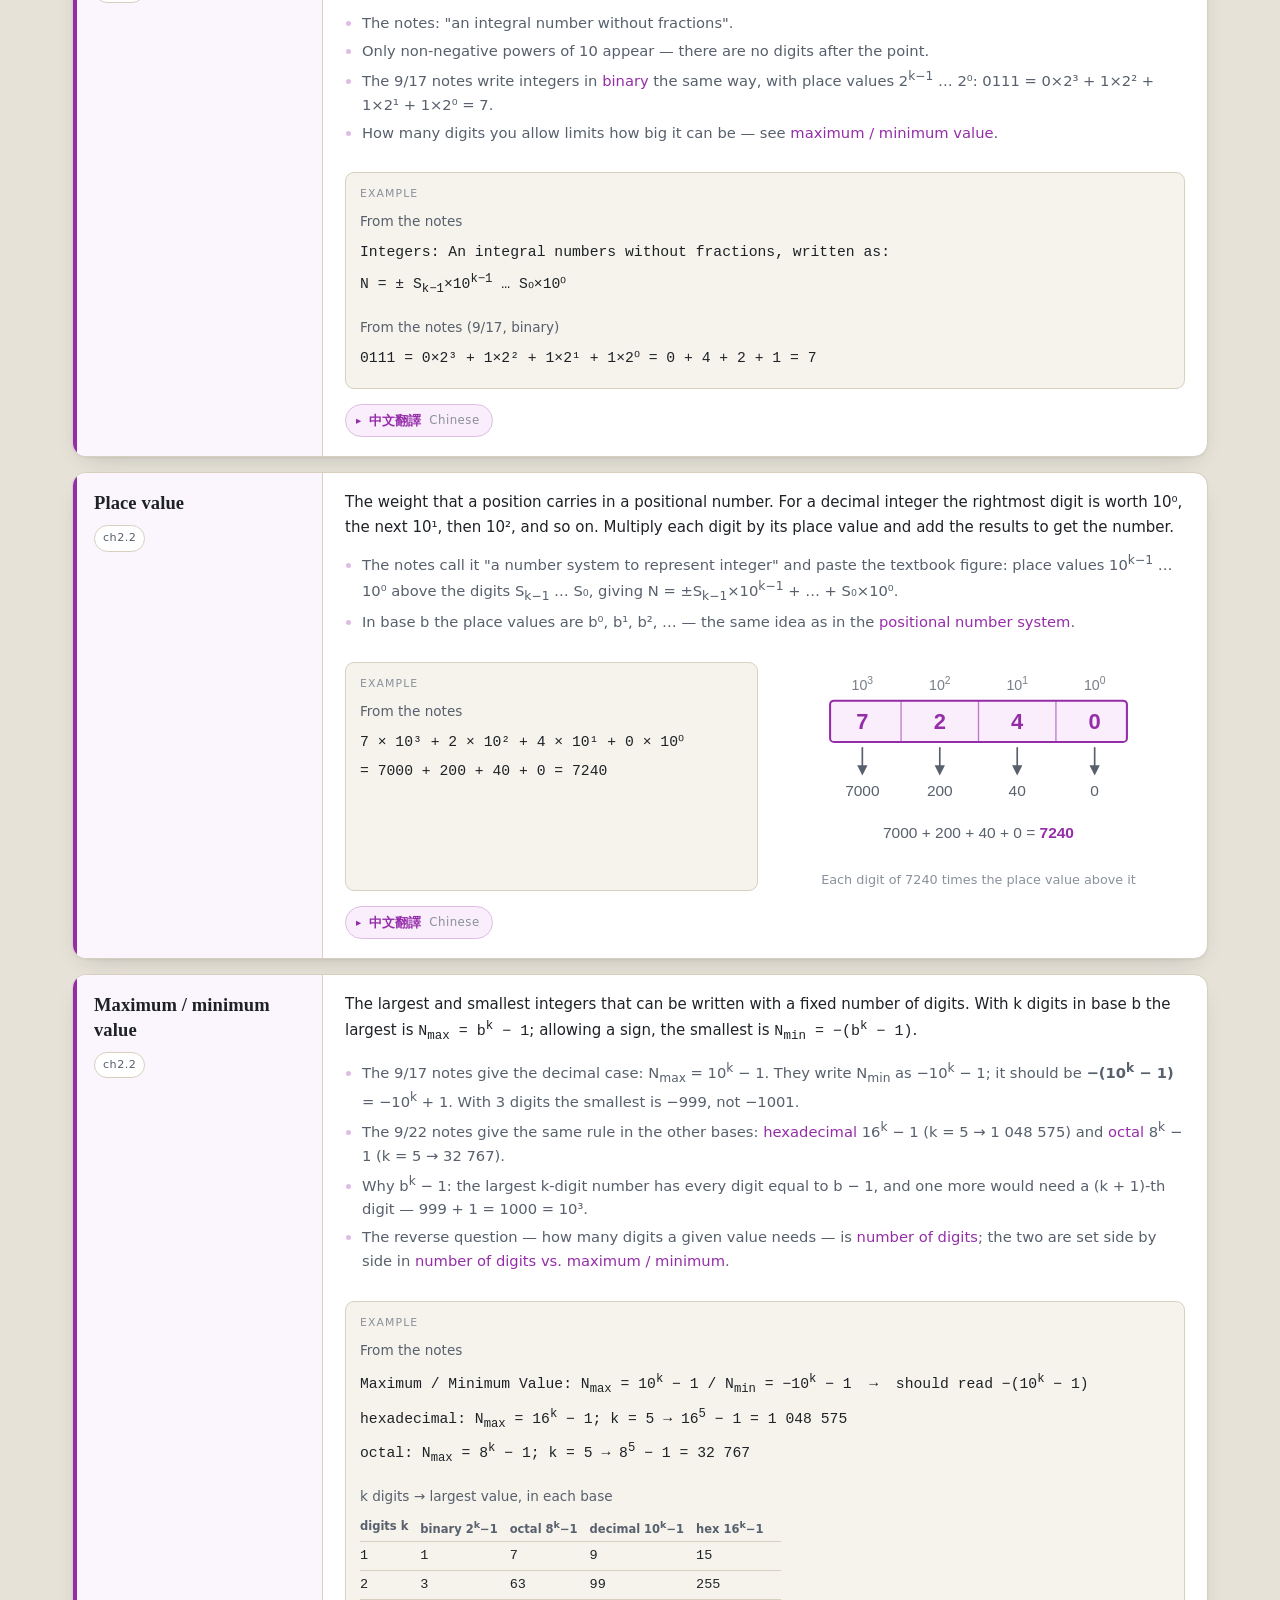
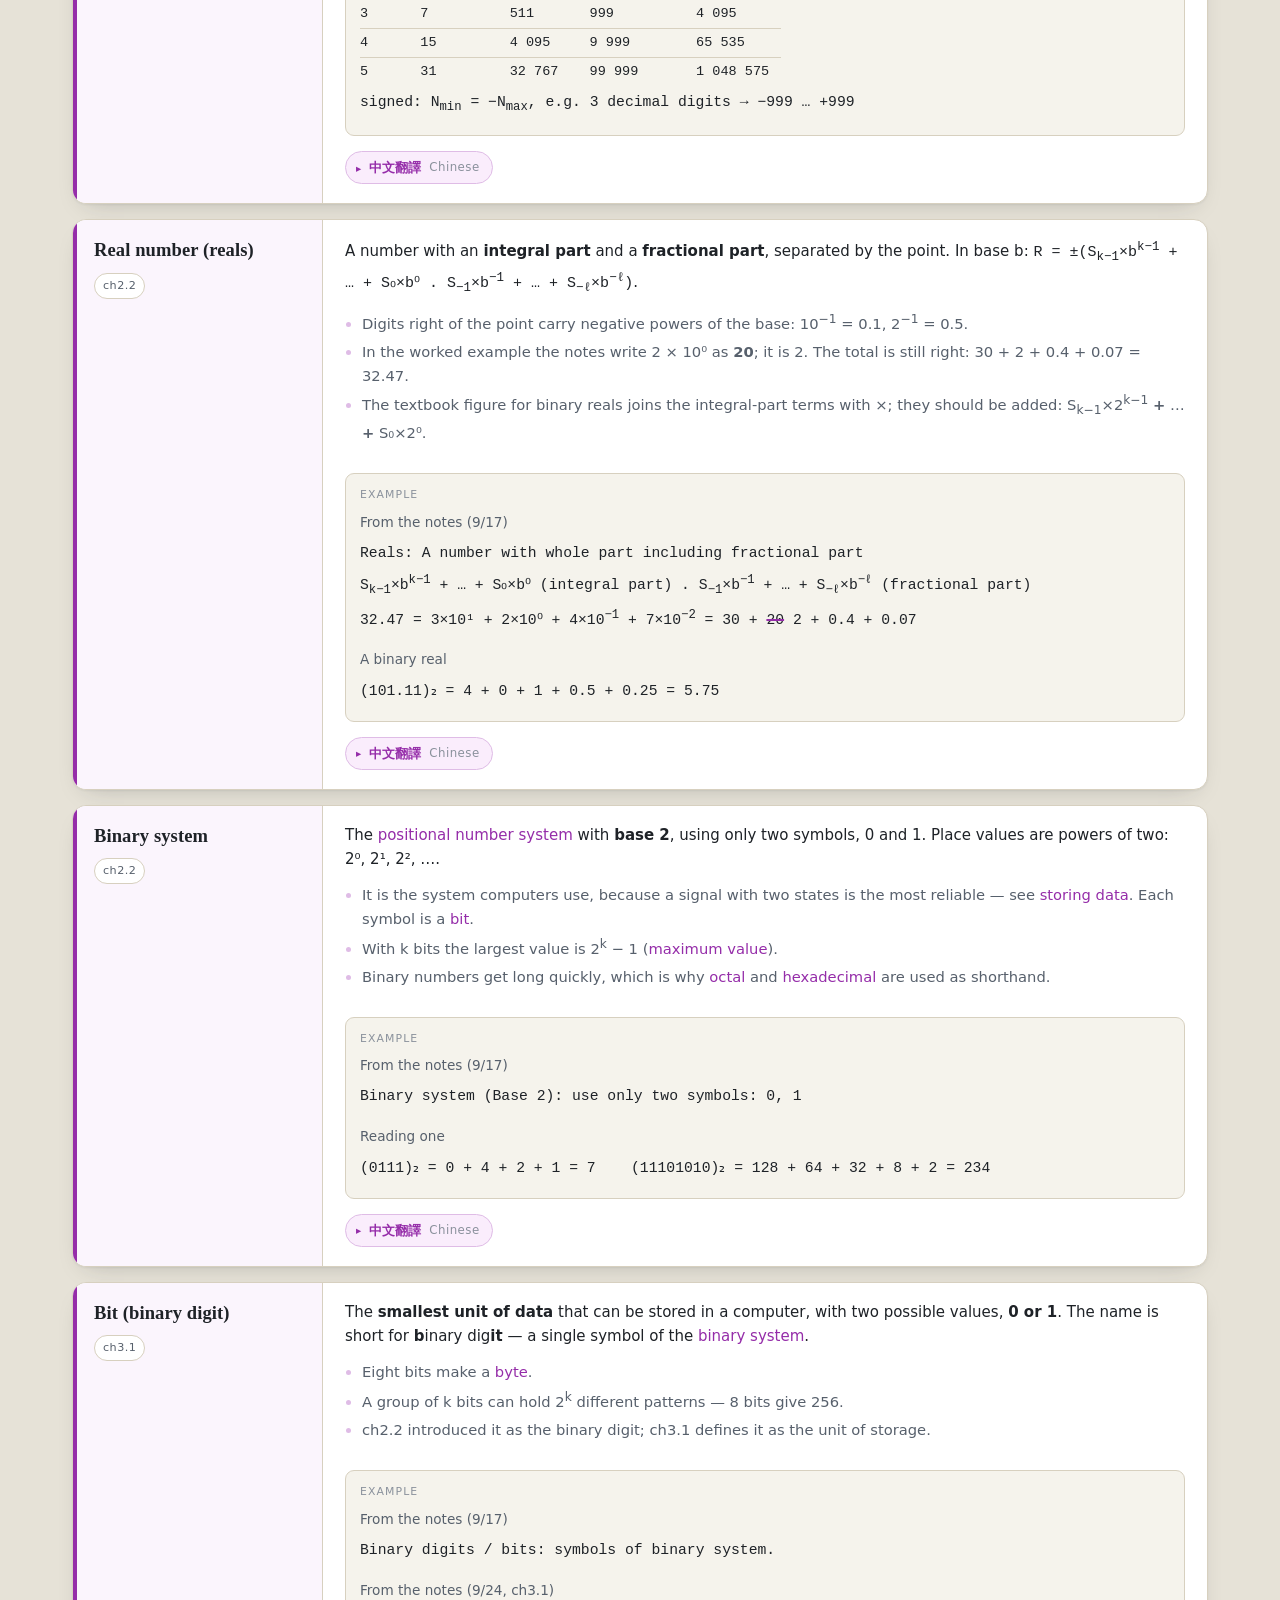
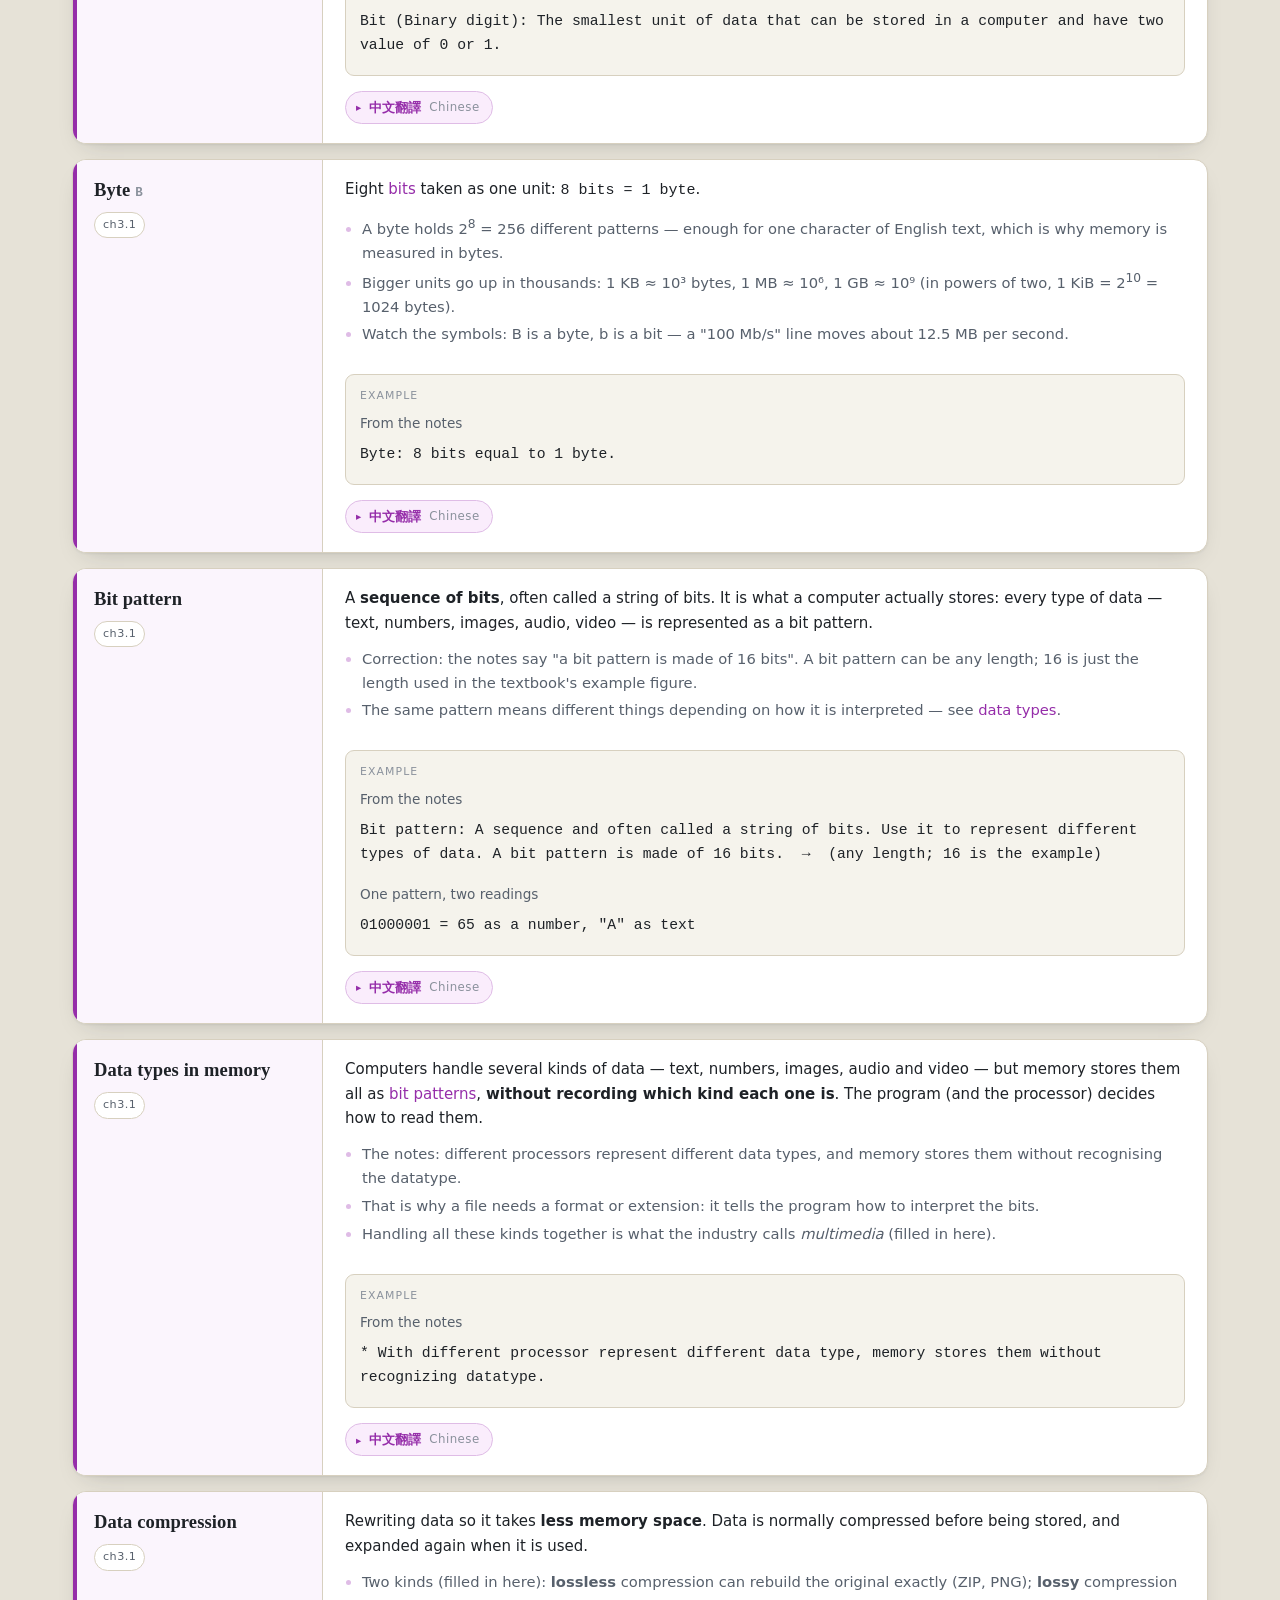
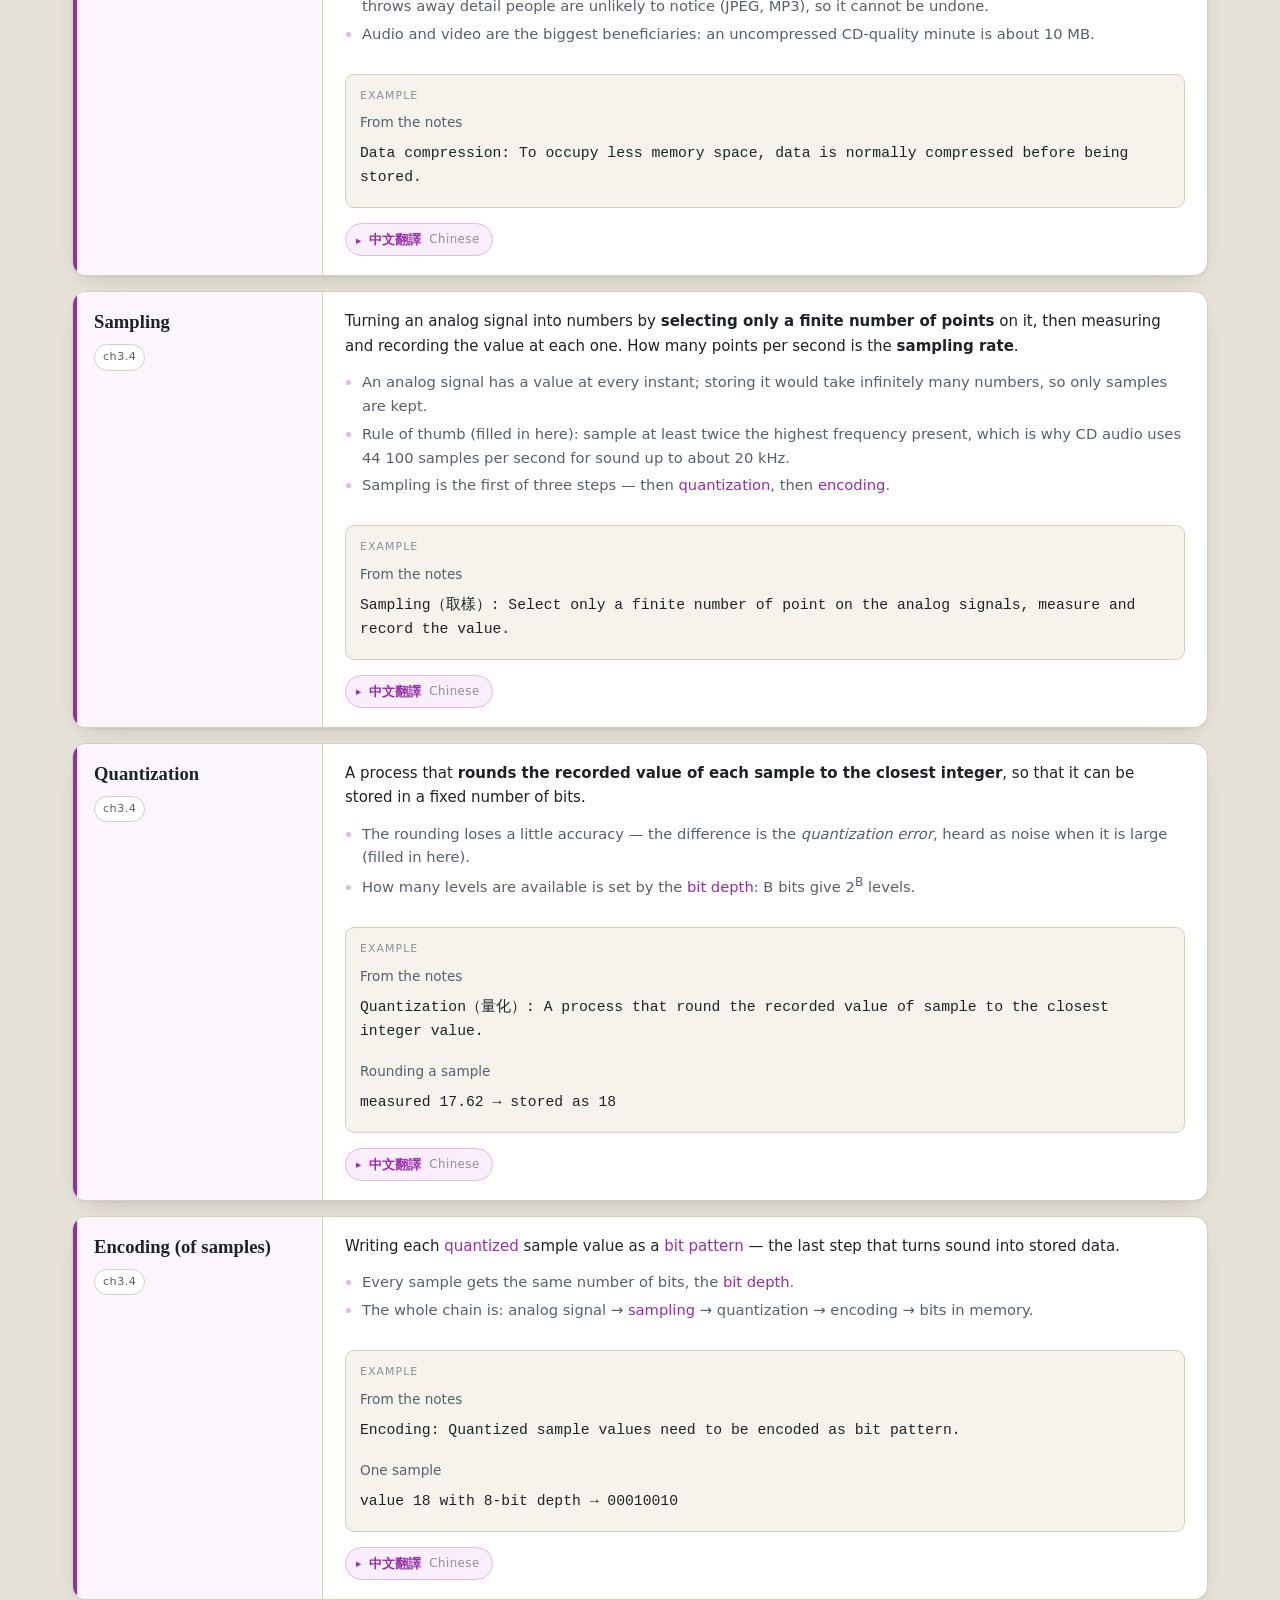
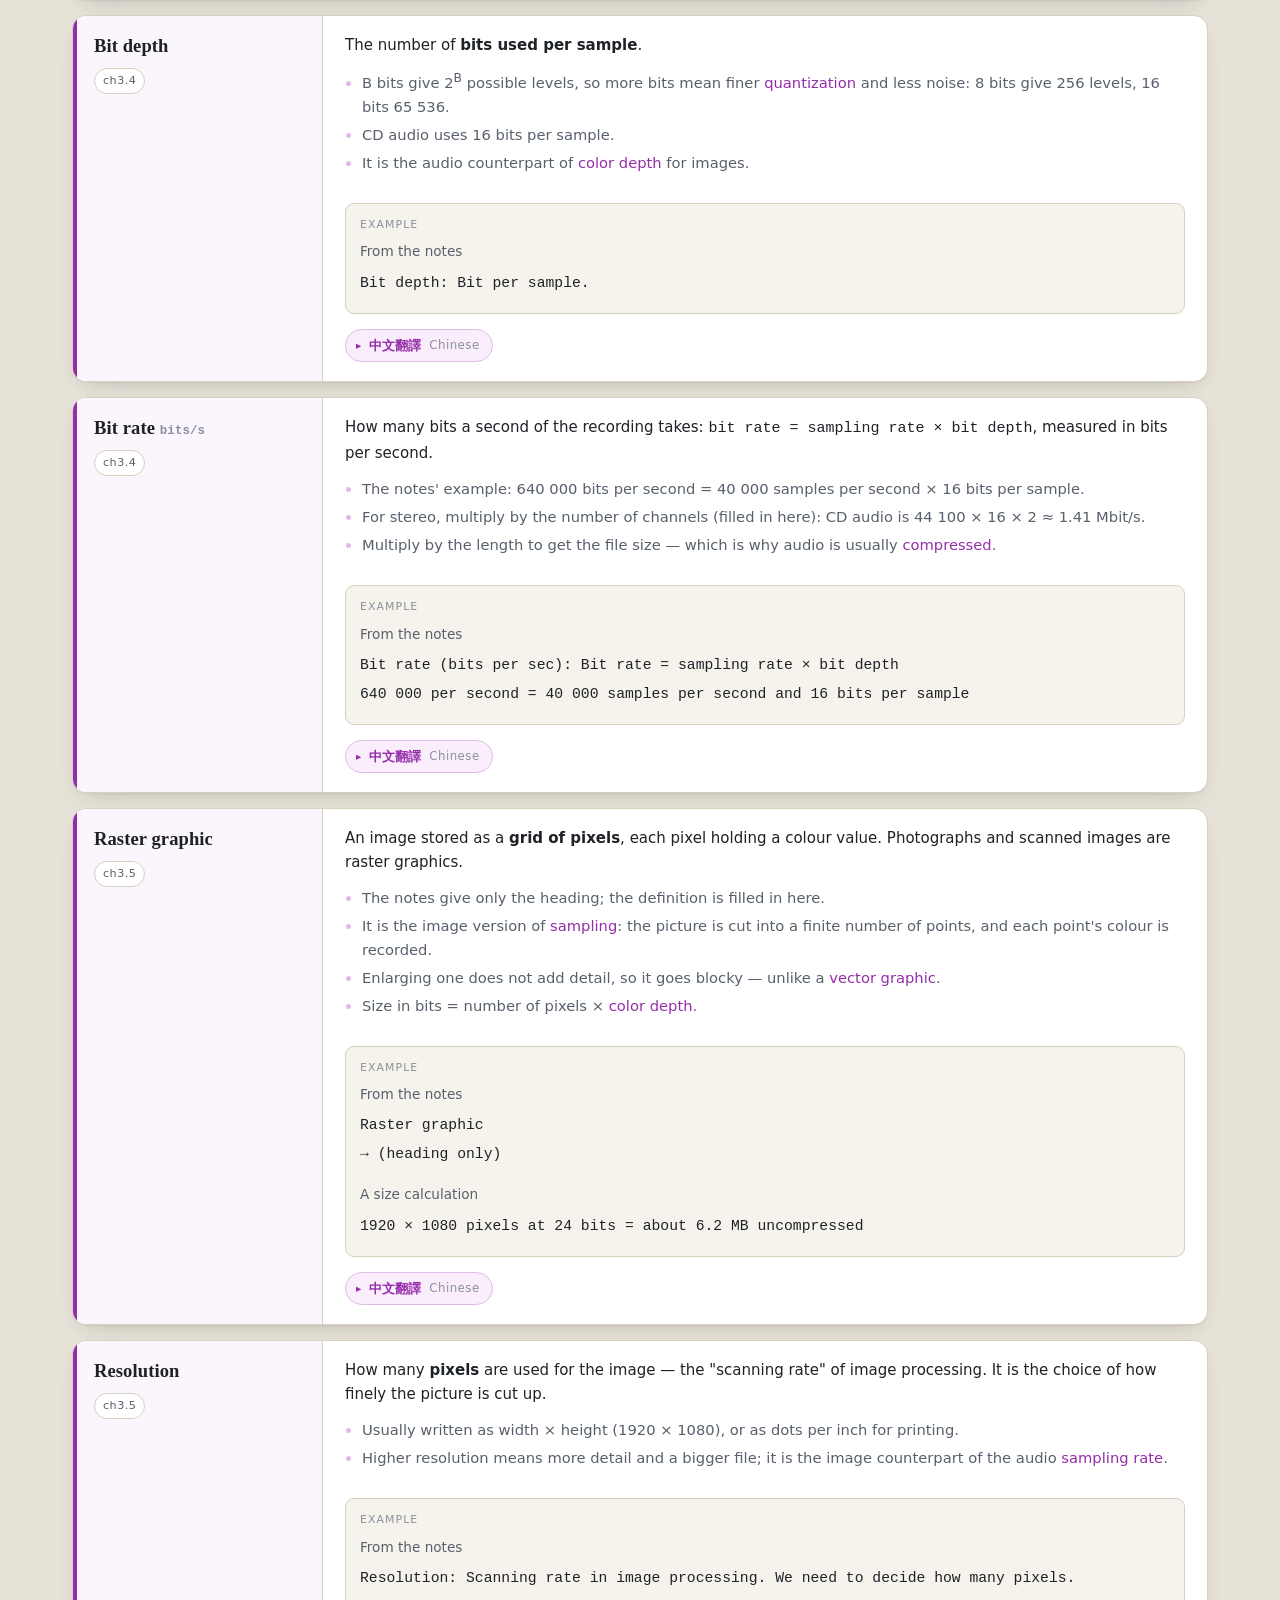
<file: computer-science/computer-science.html>
<!doctype html>
<html lang="zh-Hant">
<head>
<meta charset="utf-8">
<meta name="viewport" content="width=device-width, initial-scale=1">
<title>計算機概論 名詞檔案庫 · Introduction to Computer Science</title>
<link rel="stylesheet" href="../assets/glossary.css">
</head>
<body>

<div id="app"></div>

<!-- 1. engine   2. this subject's terms   3. mount -->
<script src="../assets/glossary.js"></script>
<script src="computer-science.js"></script>
<script>GLOSSARY.mountSubject('computer-science');</script>

</body>
</html>
</file>
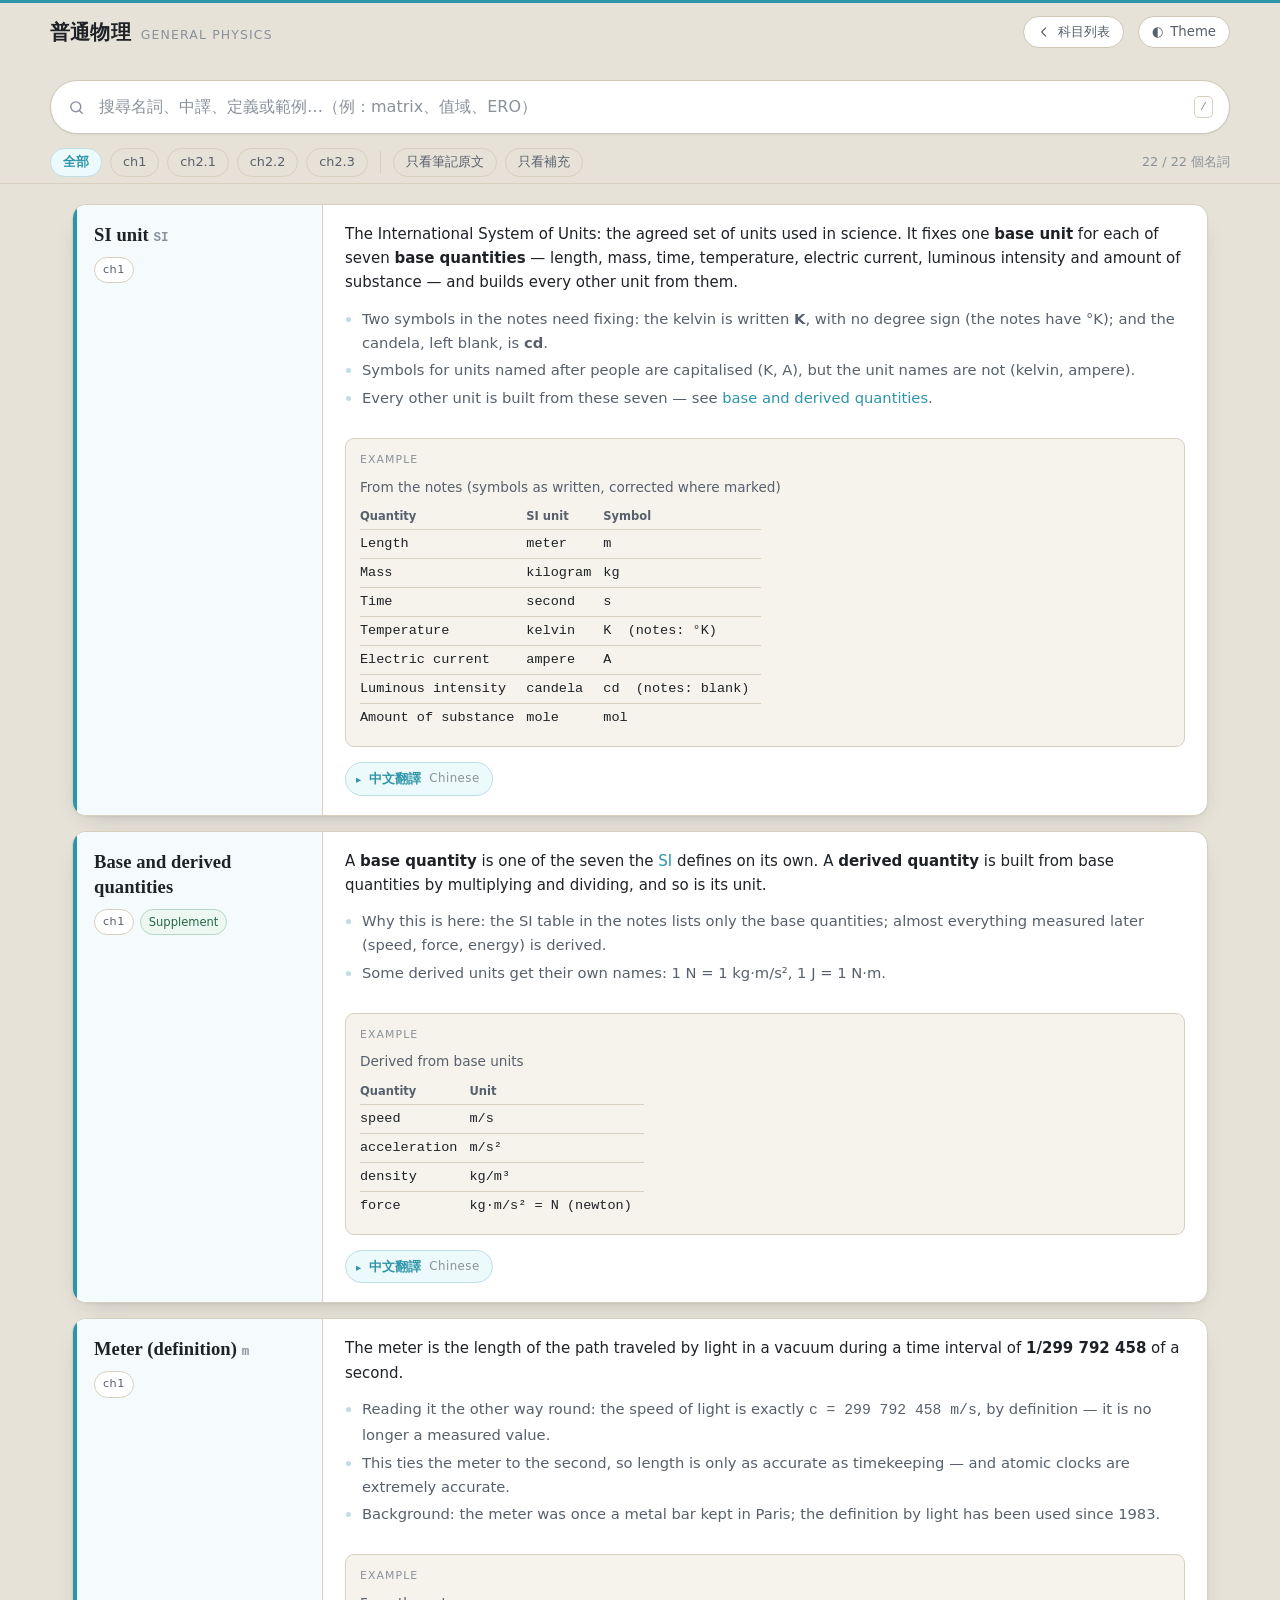
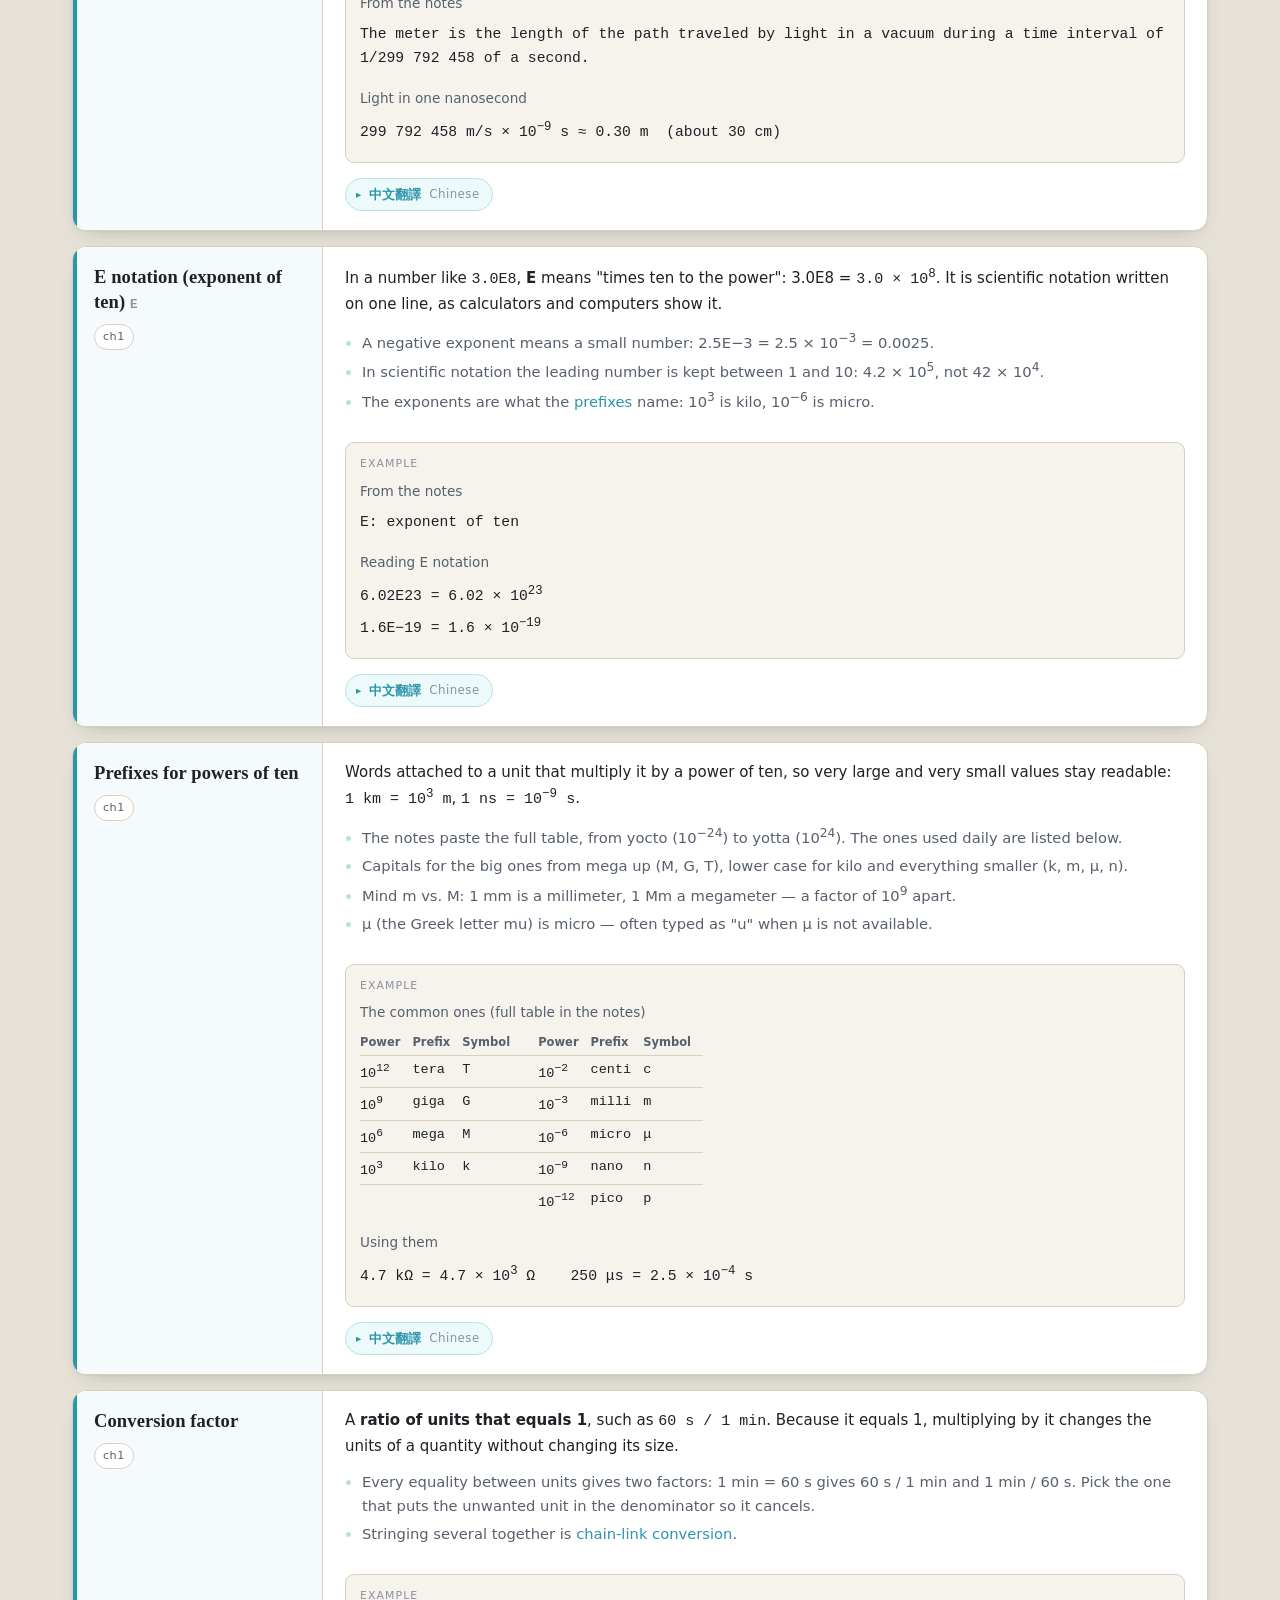
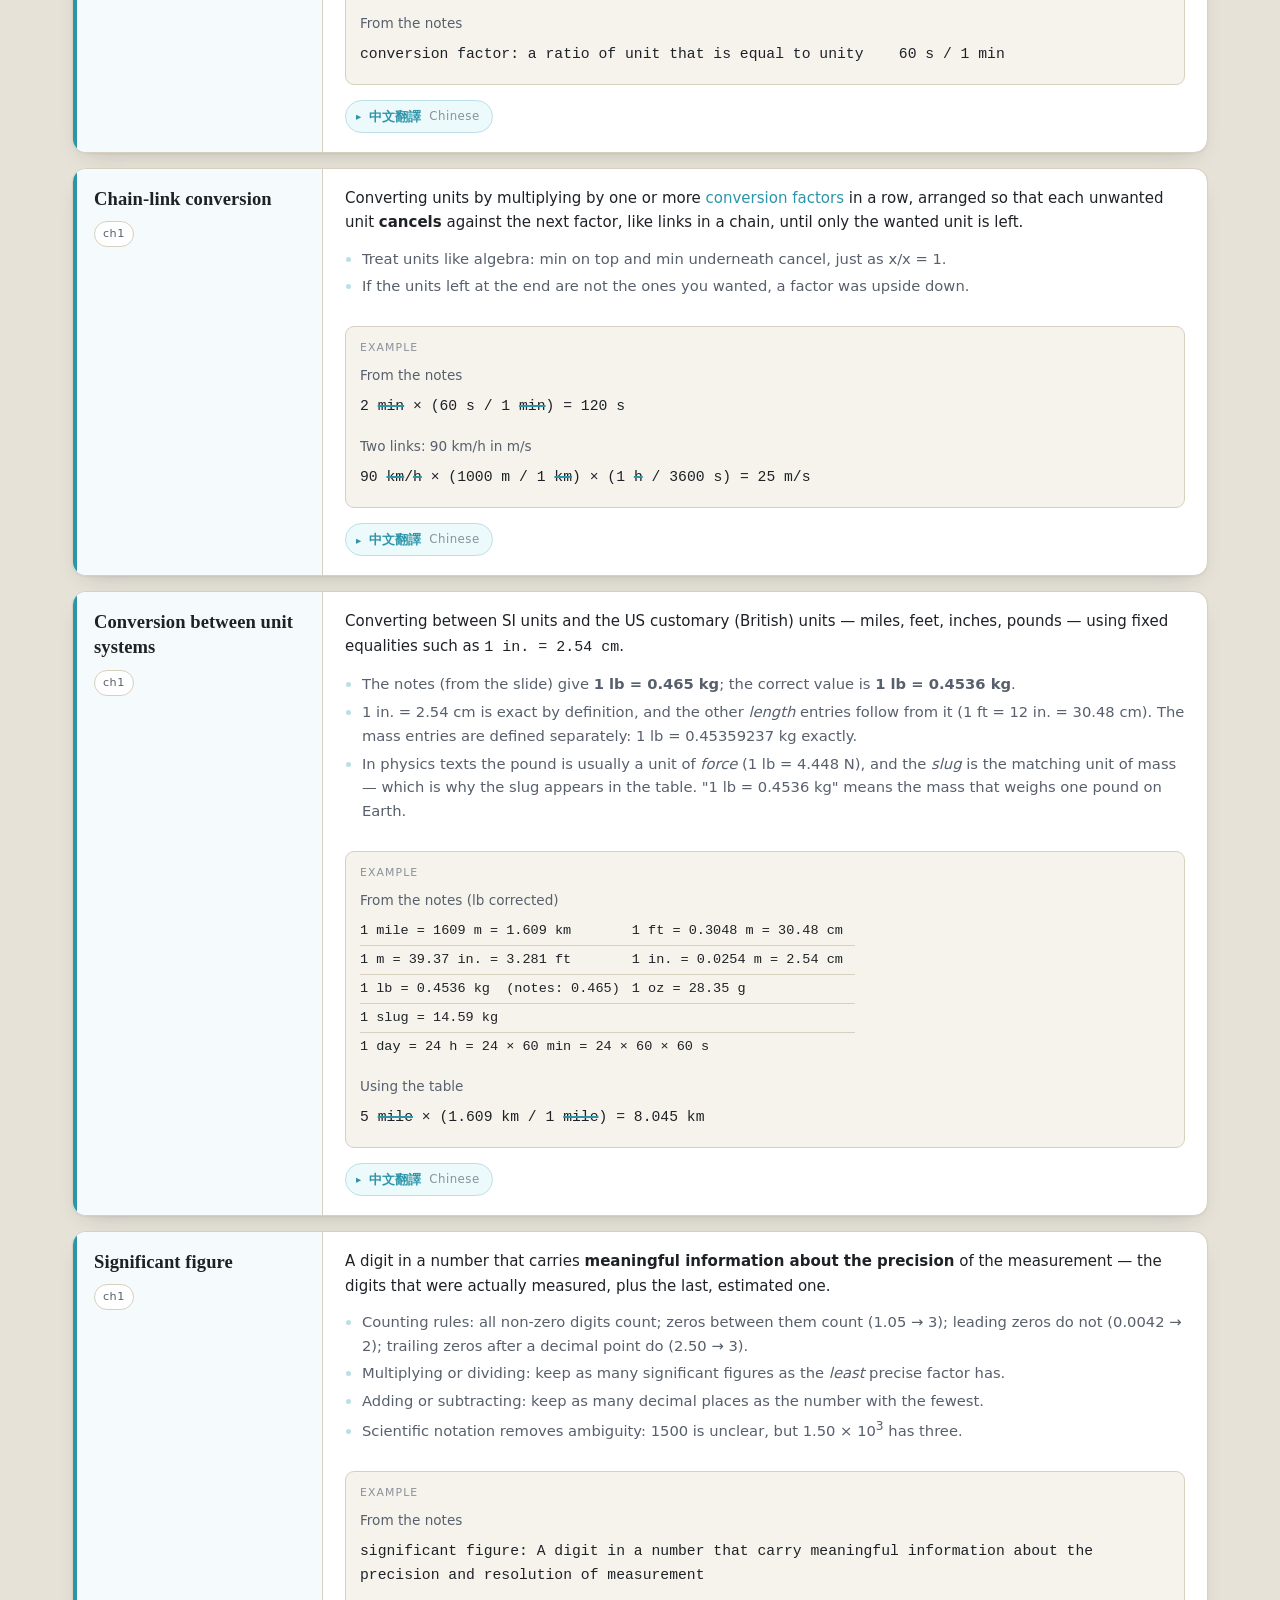
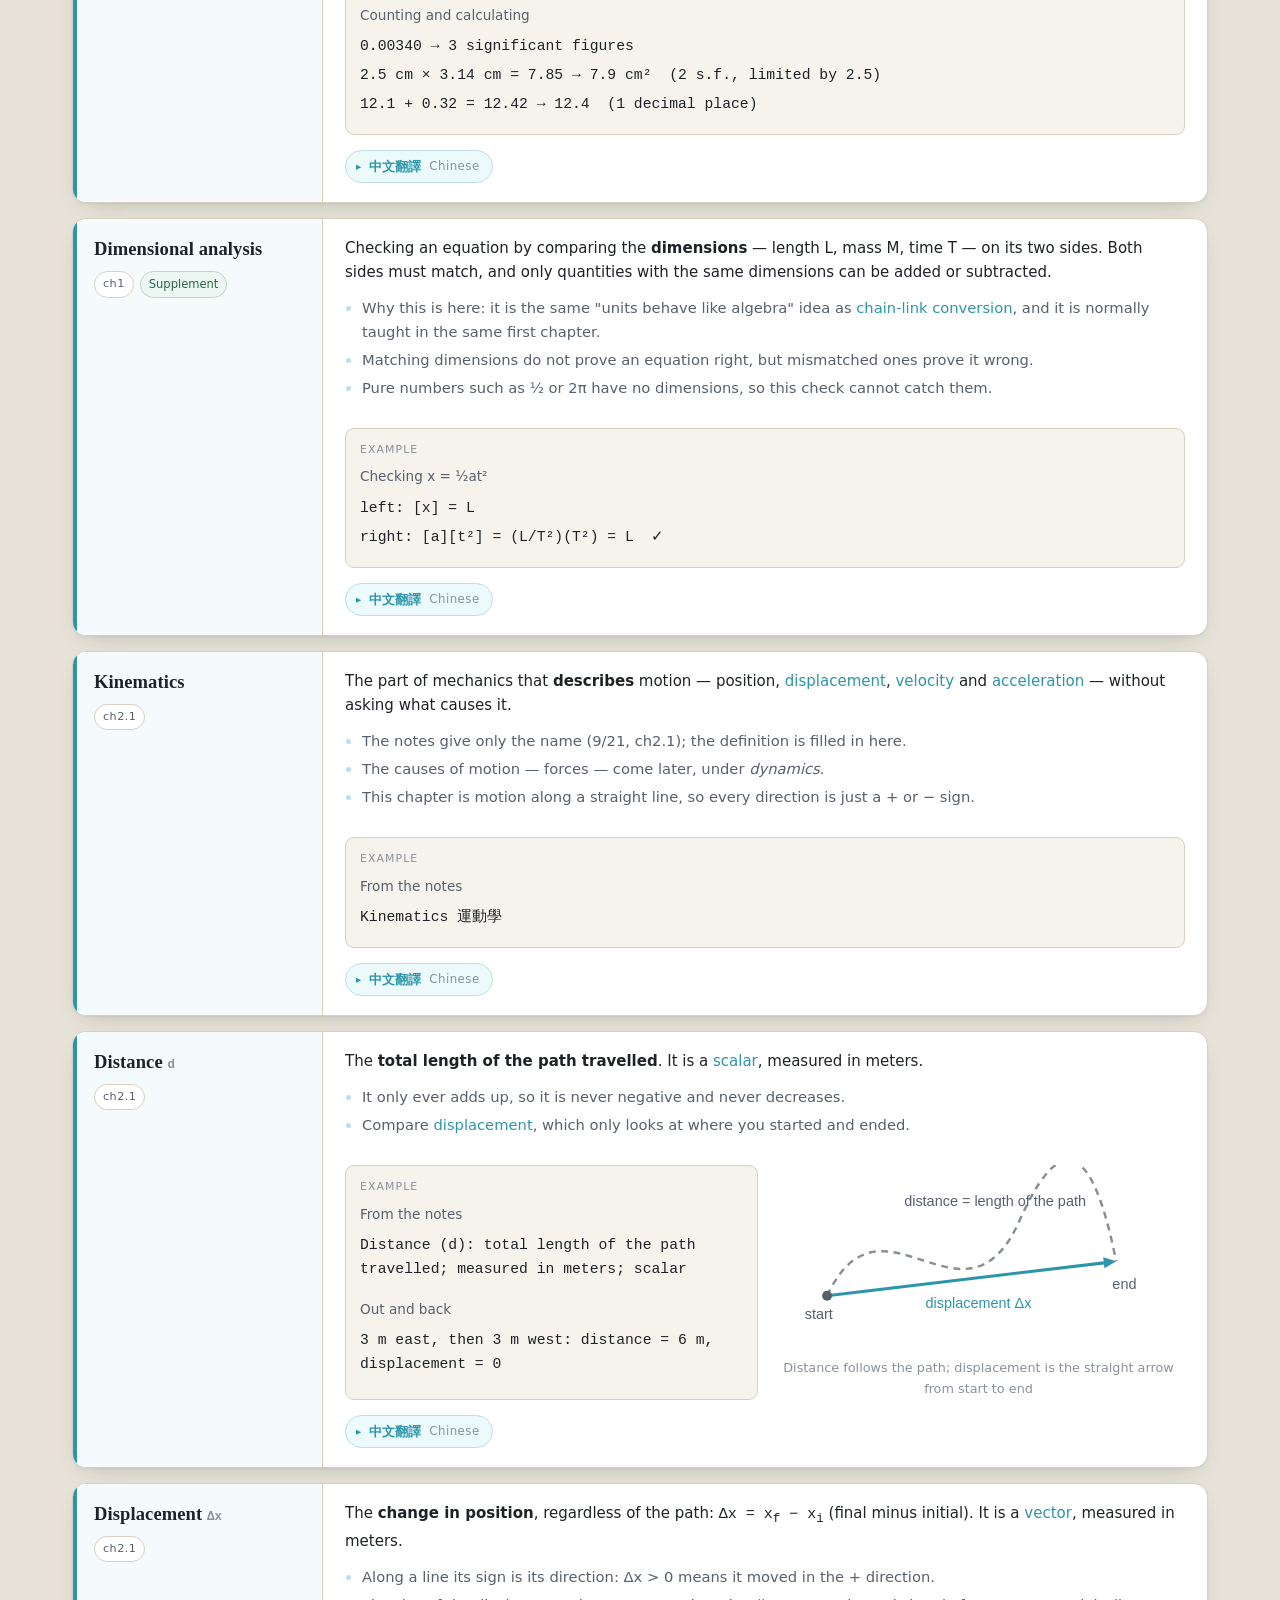
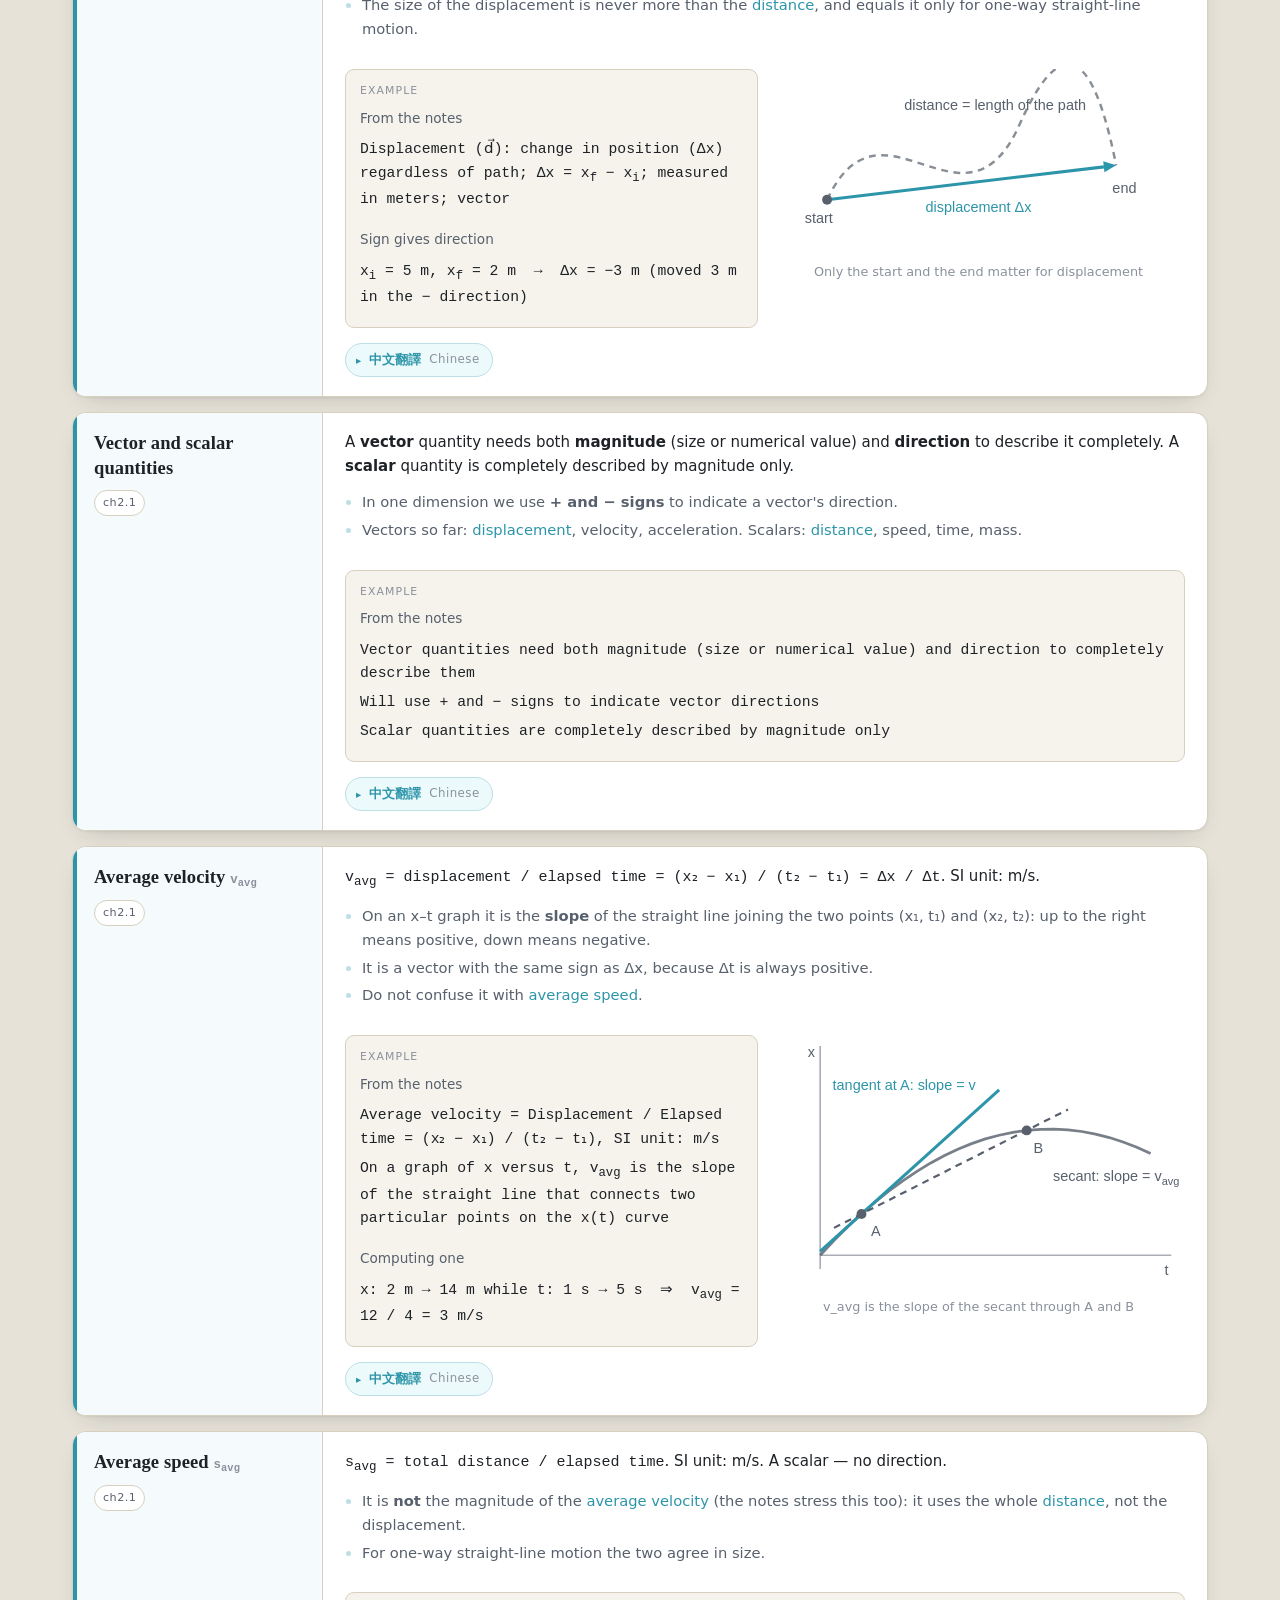
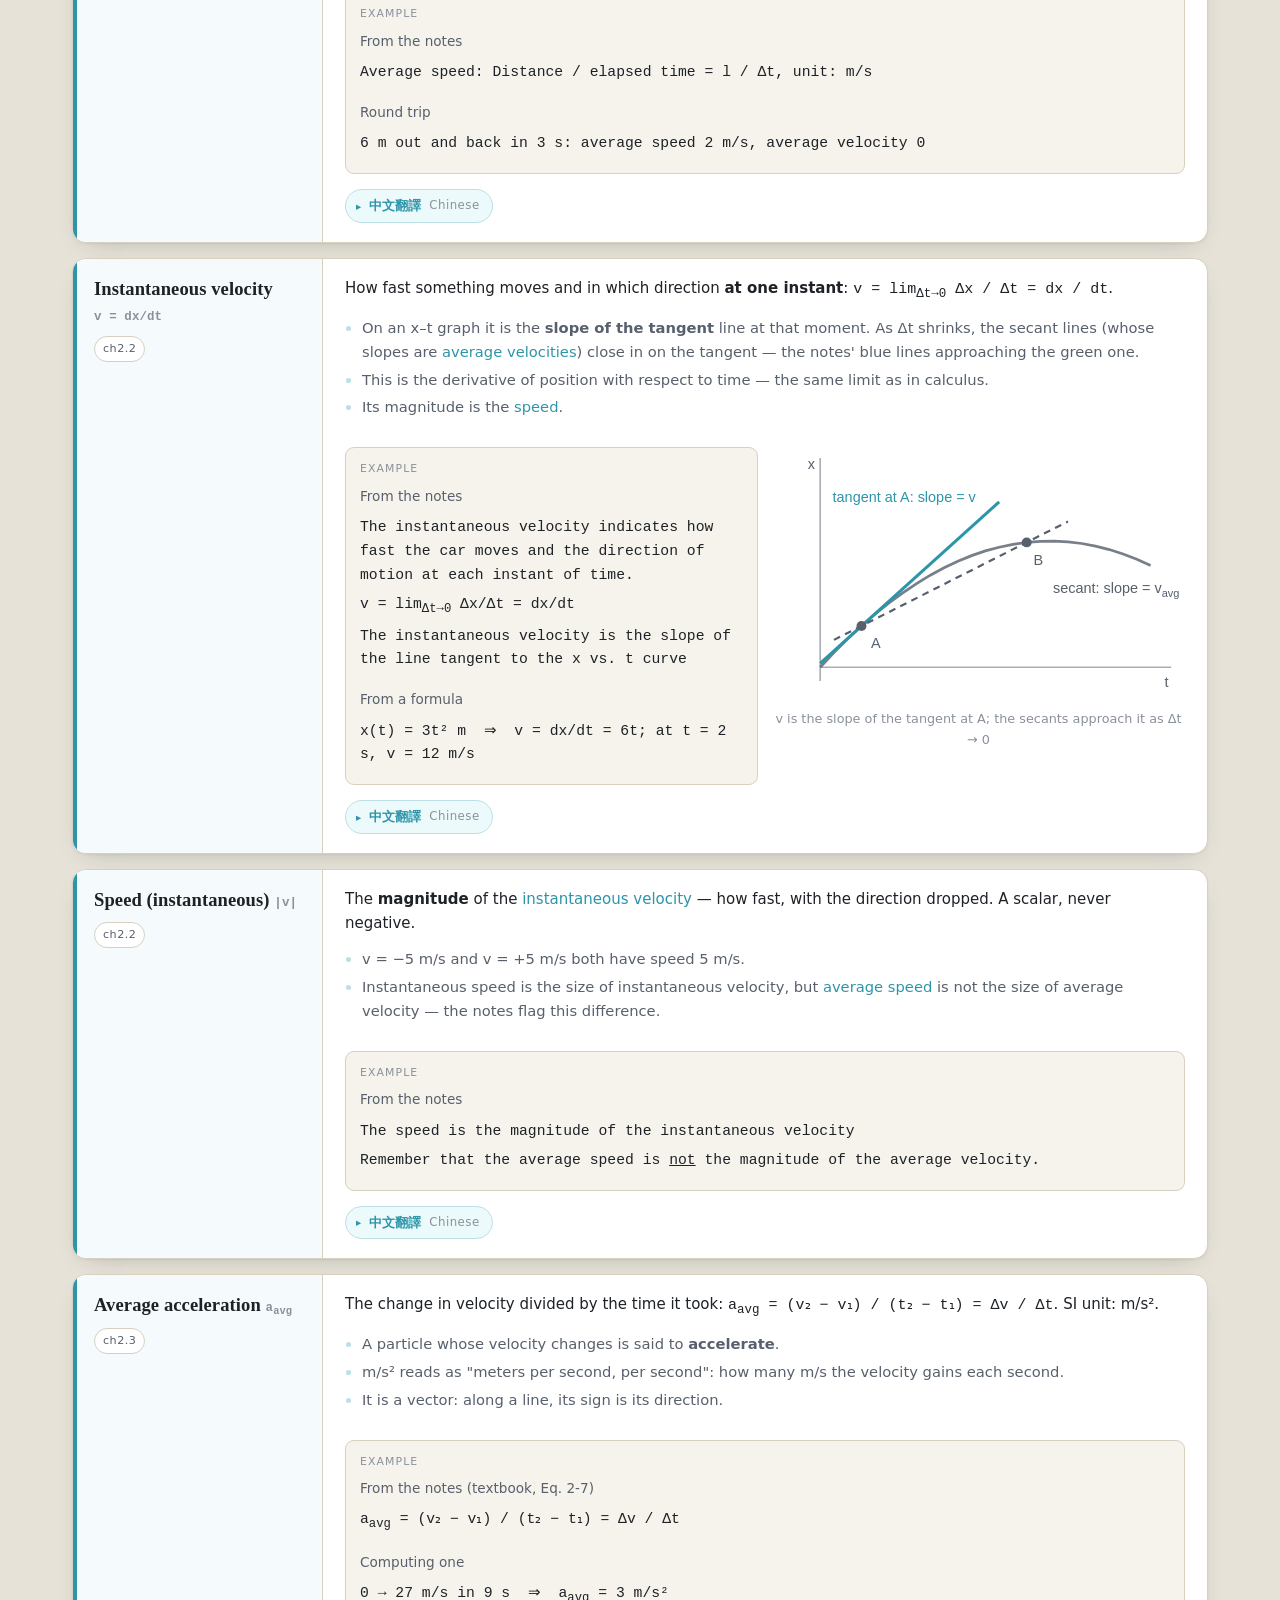
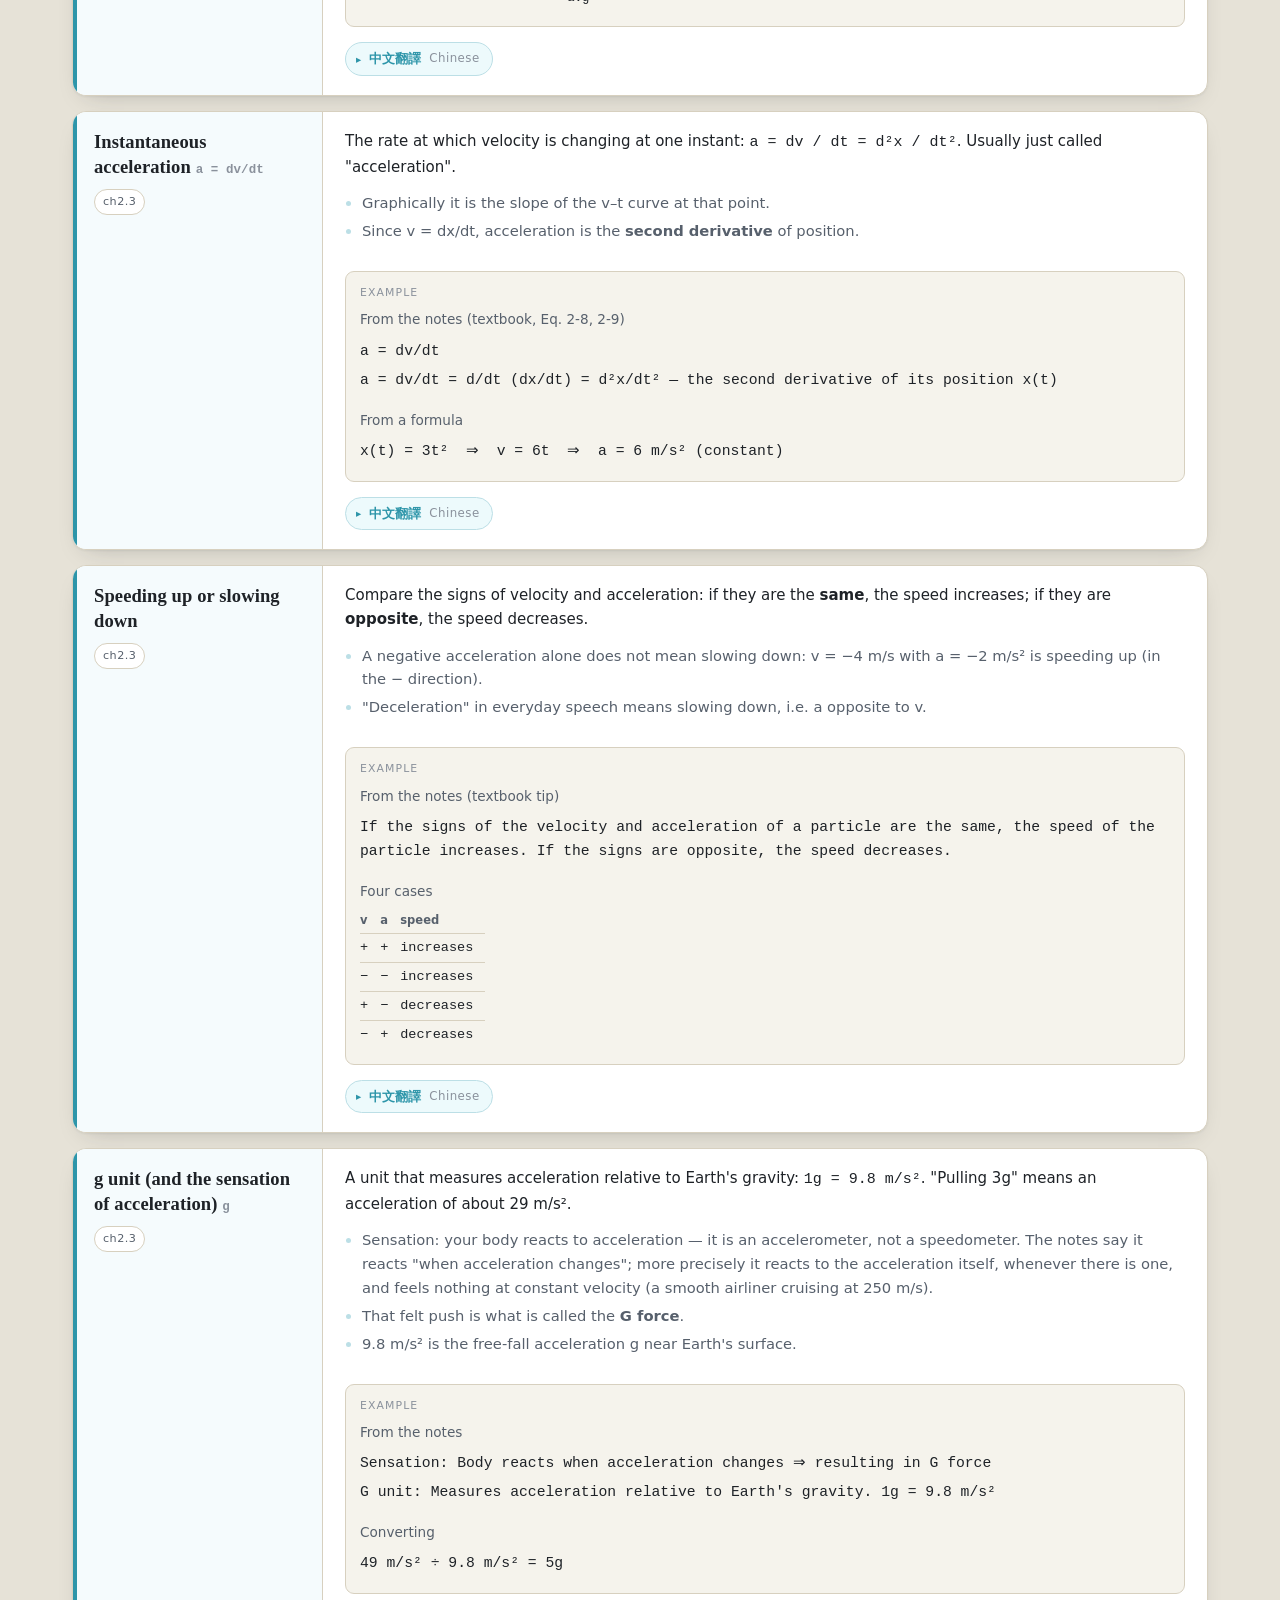
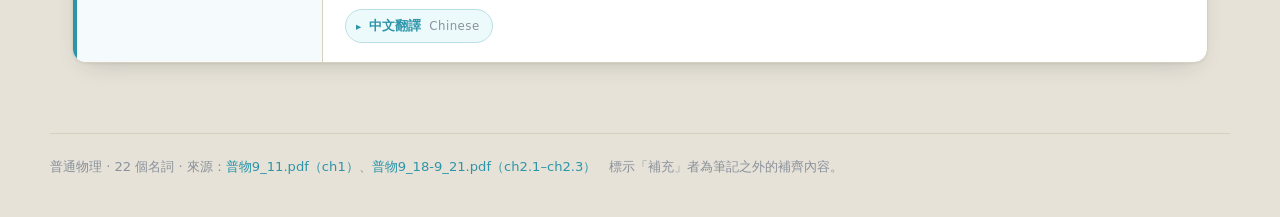
<file: physics/physics.html>
<!doctype html>
<html lang="zh-Hant">
<head>
<meta charset="utf-8">
<meta name="viewport" content="width=device-width, initial-scale=1">
<title>普通物理 名詞檔案庫 · General Physics</title>
<link rel="stylesheet" href="../assets/glossary.css">
</head>
<body>

<div id="app"></div>

<!-- 1. engine   2. this subject's terms   3. mount -->
<script src="../assets/glossary.js"></script>
<script src="physics.js"></script>
<script>GLOSSARY.mountSubject('physics');</script>

</body>
</html>
</file>
<file: assets/glossary.css>
/* ==========================================================================
   glossary.css — shared styling for the course term archive (檔案庫)
   Used by index.html and every subject page.
   A subject only supplies an accent HUE (see data/*.js -> hue).
   ========================================================================== */

:root{
  --hue: 250;

  --bg:            #e6e2d7;
  --bg-elev:       #ffffff;
  --bg-sunken:     #f5f3ec;
  --text:          #1e2227;
  --text-soft:     #57606c;
  --text-faint:    #8a919c;
  --border:        #d7d0bf;
  --border-strong: #cec7b8;

  --accent:        hsl(var(--hue) 58% 42%);
  --accent-hover:  hsl(var(--hue) 58% 34%);
  --accent-soft:   hsl(var(--hue) 72% 96%);
  --accent-line:   hsl(var(--hue) 45% 82%);
  --on-accent:     #ffffff;

  --mark-bg:       hsl(48 100% 74%);
  --mark-text:     #2a2000;

  --new-bg:        hsl(150 40% 95%);
  --new-text:      hsl(150 45% 28%);
  --new-line:      hsl(150 30% 78%);

  --shadow-sm: 0 1px 2px rgba(28,32,38,.06);
  --shadow-md: 0 1px 2px rgba(28,32,38,.05), 0 10px 24px -14px rgba(28,32,38,.28);

  --radius: 14px;
  --radius-sm: 9px;

  --ui: -apple-system, BlinkMacSystemFont, "Segoe UI", "Noto Sans TC", "PingFang TC", "Microsoft JhengHei", system-ui, sans-serif;
  --serif: "Iowan Old Style", "Palatino Linotype", Palatino, Georgia, "Songti TC", serif;
  --mono: ui-monospace, "Cascadia Mono", "SF Mono", Consolas, "Liberation Mono", monospace;
}

@media (prefers-color-scheme: dark){
  :root:not([data-theme="light"]){
    --bg:            #0a0c0f;
    --bg-elev:       #242b36;
    --bg-sunken:     #171b22;
    --text:          #e8e6e1;
    --text-soft:     #a3aab5;
    --text-faint:    #757d89;
    --border:        #3c4452;
    --border-strong: #3c424c;

    --accent:        hsl(var(--hue) 72% 68%);
    --accent-hover:  hsl(var(--hue) 78% 76%);
    --accent-soft:   hsl(var(--hue) 40% 17%);
    --accent-line:   hsl(var(--hue) 35% 32%);
    --on-accent:     #0e1013;

    --mark-bg:       hsl(48 78% 44%);
    --mark-text:     #14120a;

    --new-bg:        hsl(150 26% 15%);
    --new-text:      hsl(150 48% 70%);
    --new-line:      hsl(150 22% 28%);

    --shadow-sm: 0 1px 2px rgba(0,0,0,.4);
    --shadow-md: 0 1px 2px rgba(0,0,0,.35), 0 10px 24px -14px rgba(0,0,0,.8);
  }
}

:root[data-theme="dark"]{
  --bg:            #0a0c0f;
  --bg-elev:       #242b36;
  --bg-sunken:     #171b22;
  --text:          #e8e6e1;
  --text-soft:     #a3aab5;
  --text-faint:    #757d89;
  --border:        #3c4452;
  --border-strong: #3c424c;

  --accent:        hsl(var(--hue) 72% 68%);
  --accent-hover:  hsl(var(--hue) 78% 76%);
  --accent-soft:   hsl(var(--hue) 40% 17%);
  --accent-line:   hsl(var(--hue) 35% 32%);
  --on-accent:     #0e1013;

  --mark-bg:       hsl(48 78% 44%);
  --mark-text:     #14120a;

  --new-bg:        hsl(150 26% 15%);
  --new-text:      hsl(150 48% 70%);
  --new-line:      hsl(150 22% 28%);

  --shadow-sm: 0 1px 2px rgba(0,0,0,.4);
  --shadow-md: 0 1px 2px rgba(0,0,0,.35), 0 10px 24px -14px rgba(0,0,0,.8);
}

*,*::before,*::after{ box-sizing:border-box; }

html{ color-scheme: light dark; }

body{
  margin:0;
  background:var(--bg);
  color:var(--text);
  font-family:var(--ui);
  font-size:15px;
  line-height:1.62;
  -webkit-font-smoothing:antialiased;
}

a{ color:var(--accent); text-decoration:none; }
a:hover{ color:var(--accent-hover); text-decoration:underline; }

.wrap{ max-width:1180px; margin:0 auto; padding:0 22px; }

/* ---------- header ------------------------------------------------------ */

.topbar{
  position:sticky; top:0; z-index:20;
  background:var(--bg);
  border-bottom:1px solid var(--border);
}
.topbar__rule{ height:3px; background:var(--accent); }
.topbar__row{
  display:flex; align-items:center; gap:14px;
  padding:13px 0 12px;
}
.brand{ display:flex; align-items:baseline; gap:10px; min-width:0; }
.brand__zh{
  font-family:var(--serif); font-size:1.24rem; font-weight:600;
  letter-spacing:.01em; white-space:nowrap;
}
.brand__en{
  font-size:.78rem; color:var(--text-faint);
  letter-spacing:.09em; text-transform:uppercase; white-space:nowrap;
}
.topbar__spacer{ flex:1 1 auto; }

/* narrow screens: drop the decorative English subtitle and button labels
   before they collide with the controls on the right */
@media (max-width:720px){
  .brand__en{ display:none; }
}
@media (max-width:430px){
  .btn span{ display:none; }
  .btn{ padding:8px 11px; }
}

.btn{
  display:inline-flex; align-items:center; gap:7px;
  font:inherit; font-size:.83rem; line-height:1;
  padding:8px 13px; border-radius:999px;
  border:1px solid var(--border-strong);
  background:var(--bg-elev); color:var(--text-soft);
  cursor:pointer; white-space:nowrap;
  transition:border-color .15s, color .15s, background .15s;
}
.btn:hover{ color:var(--text); border-color:var(--accent); text-decoration:none; }
.btn svg{ width:14px; height:14px; flex:none; }

/* ---------- search + filters ------------------------------------------- */

.tools{ padding:20px 0 6px; }

.search{
  position:relative; display:flex; align-items:center;
  background:var(--bg-elev);
  border:1px solid var(--border-strong);
  border-radius:999px;
  box-shadow:var(--shadow-sm);
  transition:border-color .15s, box-shadow .15s;
}
.search:focus-within{
  border-color:var(--accent);
  box-shadow:0 0 0 3px var(--accent-soft);
}
.search > svg{
  width:17px; height:17px; margin:0 4px 0 17px;
  color:var(--text-faint); flex:none;
}
.search input{
  flex:1 1 auto; min-width:0;
  font:inherit; font-size:1rem;
  padding:13px 10px; border:0; outline:0;
  background:transparent; color:var(--text);
}
.search input::placeholder{ color:var(--text-faint); }
.search__clear{
  flex:none; margin-right:8px; border:0; background:transparent;
  color:var(--text-faint); cursor:pointer; font-size:1.15rem;
  line-height:1; padding:6px 10px; border-radius:999px;
}
.search__clear:hover{ color:var(--text); background:var(--bg-sunken); }
.search__kbd{
  flex:none; margin-right:16px; color:var(--text-faint);
  font-family:var(--mono); font-size:.72rem;
  border:1px solid var(--border); border-radius:5px; padding:1px 5px;
}
@media (max-width:600px){ .search__kbd{ display:none; } }

.filters{
  display:flex; flex-wrap:wrap; align-items:center; gap:8px;
  padding:14px 0 0;
}
.chip{
  font:inherit; font-size:.8rem; line-height:1;
  padding:7px 12px; border-radius:999px; cursor:pointer;
  border:1px solid var(--border); background:transparent; color:var(--text-soft);
  transition:border-color .15s, color .15s, background .15s;
}
.chip:hover{ border-color:var(--accent-line); color:var(--text); }
.chip[aria-pressed="true"]{
  background:var(--accent-soft); border-color:var(--accent-line);
  color:var(--accent); font-weight:600;
}
.filters__sep{ width:1px; height:22px; background:var(--border); margin:0 4px; }
.filters__count{
  margin-left:auto; font-size:.8rem; color:var(--text-faint);
  font-variant-numeric:tabular-nums;
}

/* ---------- cards ------------------------------------------------------- */

/* Extra surfaces used only by the term boxes. The headword rail is a faint
   tint of the subject accent, so each box reads as its own bright panel
   against the deeper page ground. */
:root{
  --rail:      hsl(var(--hue) 62% 97.5%);
  --shadow-lg: 0 2px 5px rgba(28,32,38,.09), 0 18px 34px -14px rgba(28,32,38,.34);
}
@media (prefers-color-scheme: dark){
  :root:not([data-theme="light"]){
    --rail:      hsl(var(--hue) 22% 21%);
    --shadow-lg: 0 2px 5px rgba(0,0,0,.5), 0 18px 34px -14px rgba(0,0,0,.9);
  }
}
:root[data-theme="dark"]{
  --rail:      hsl(var(--hue) 22% 21%);
  --shadow-lg: 0 2px 5px rgba(0,0,0,.5), 0 18px 34px -14px rgba(0,0,0,.9);
}

/* one term per row: a full-width horizontal band */
.cards{
  display:flex; flex-direction:column; gap:15px;
  padding:20px 0 70px;
}

.card{
  display:grid;
  grid-template-columns:minmax(190px, 250px) 1fr;
  background:var(--bg-elev);
  border:1px solid var(--border);
  border-radius:var(--radius);
  box-shadow:var(--shadow-md);
  padding:0;            /* the rail and body carry their own padding */
  overflow:hidden;      /* so the accent stripe follows the rounded corner */
  scroll-margin-top:170px;
  transition:box-shadow .18s, border-color .18s, transform .18s;
}
.card:hover{
  box-shadow:var(--shadow-lg);
  border-color:var(--accent-line);
  transform:translateY(-1px);
}
.card:target{ border-color:var(--accent); box-shadow:0 0 0 3px var(--accent-soft), var(--shadow-lg); }

/* left rail: the headword, on a tinted panel with an accent stripe */
.card__side{
  background:var(--rail);
  border-left:4px solid var(--accent);
  border-right:1px solid var(--border);
  padding:17px 18px 17px 17px;
}
.card__body{ min-width:0; padding:17px 22px 19px; }

@media (max-width:760px){
  .card{ grid-template-columns:1fr; }
  .card__side{
    border-right:0;
    border-bottom:1px solid var(--border);
    padding:15px 18px 14px 17px;
  }
  .card__body{ padding:16px 18px 18px; }
}

.card__term{
  font-family:var(--serif); font-size:1.16rem; font-weight:600;
  letter-spacing:.005em; margin:0; line-height:1.35;
}
.card__abbr{
  font-family:var(--mono); font-size:.78rem; color:var(--text-faint);
  white-space:nowrap;
}
.card__tags{ display:flex; flex-wrap:wrap; gap:6px; margin:10px 0 0; }

/* examples and figure share the row's width when there is room for both */
.card__extras{ display:flex; flex-wrap:wrap; gap:14px; margin:14px 0 0; }
.card__extras > *{ flex:1 1 320px; min-width:0; margin-top:0; }

.tag{
  font-size:.7rem; letter-spacing:.04em;
  padding:3px 8px; border-radius:999px; white-space:nowrap;
  border:1px solid var(--border); color:var(--text-soft);
  background:var(--bg-elev);   /* keeps it legible on the tinted rail */
}
.tag--new{
  background:var(--new-bg); color:var(--new-text);
  border-color:var(--new-line); text-transform:none; letter-spacing:0;
  font-size:.72rem;
}

.card__def{ margin:0; }

/* ---- collapsed Chinese translation ---------------------------------- */

.zh{ margin:15px 0 0; }
.zh__sum{
  display:inline-flex; align-items:center; gap:8px;
  list-style:none; cursor:pointer; user-select:none;
  font-size:.82rem; font-weight:600; color:var(--accent);
  padding:5px 12px 5px 10px; border-radius:999px;
  border:1px solid var(--accent-line); background:var(--accent-soft);
  transition:border-color .15s, background .15s;
}
.zh__sum::-webkit-details-marker{ display:none; }   /* Safari */
.zh__sum::before{
  content:"▸"; font-size:.8em; line-height:1;
  transition:transform .18s; transform-origin:50% 50%;
}
.zh[open] > .zh__sum::before{ transform:rotate(90deg); }
.zh__sum:hover{ border-color:var(--accent); }
.zh__en{
  font-weight:400; font-size:.9em; color:var(--text-faint);
  letter-spacing:.04em;
}
.zh__body{
  margin:11px 0 0; padding:13px 15px;
  border-left:3px solid var(--accent-line);
  background:var(--bg-sunken);
  border-radius:0 var(--radius-sm) var(--radius-sm) 0;
}
.zh__term{ margin:0; font-size:1rem; font-weight:600; color:var(--accent); }
.zh__alt{ font-weight:400; font-size:.85rem; color:var(--text-faint); }
.zh__def{ margin:6px 0 0; color:var(--text); font-size:.93rem; }
.zh__notes{ margin:9px 0 0; padding:0 0 0 17px; }
.zh__notes li{ margin:4px 0; color:var(--text-soft); font-size:.9rem; }
.zh__notes li::marker{ color:var(--accent-line); }

.card__notes{ margin:12px 0 0; padding:0 0 0 17px; }
.card__notes li{ margin:4px 0; color:var(--text-soft); font-size:.92rem; }
.card__notes li::marker{ color:var(--accent-line); }

.block{
  margin:14px 0 0; padding:12px 14px;
  background:var(--bg-sunken); border-radius:var(--radius-sm);
  border:1px solid var(--border);
}
.block__label{
  font-size:.68rem; letter-spacing:.1em; text-transform:uppercase;
  color:var(--text-faint); margin:0 0 7px;
}
.ex{ margin:11px 0 0; }
.ex:first-of-type{ margin-top:0; }
.ex__label{ font-size:.85rem; color:var(--text-soft); margin:0 0 4px; }
.ex__body{ font-family:var(--mono); font-size:.92rem; overflow-x:auto; }
.ex__body p{ margin:.35em 0; }

/* small data tables inside an example (unit tables, prefixes, conversions) */
.ex__body table{ border-collapse:collapse; font-size:.92em; margin:.2em 0; }
.ex__body th, .ex__body td{
  padding:3px 12px 3px 0; text-align:left; vertical-align:top;
  border-bottom:1px solid var(--border);
}
.ex__body th{ font-family:var(--ui); font-weight:600; color:var(--text-soft); font-size:.85em; }
.ex__body tr:last-child td{ border-bottom:0; }
/* units cancelled in a chain-link conversion */
.ex__body del{ text-decoration-color:var(--accent); text-decoration-thickness:2px; }

.figure{ margin:14px 0 0; text-align:center; }
.figure svg{ width:100%; height:auto; max-width:430px; color:var(--text-soft); }
.figure figcaption{
  margin-top:7px; font-size:.8rem; color:var(--text-faint);
}

mark{ background:var(--mark-bg); color:var(--mark-text); border-radius:3px; padding:0 1px; }

.empty{
  padding:64px 20px 90px; text-align:center; color:var(--text-faint);
}
.empty strong{ display:block; color:var(--text); font-size:1.05rem; margin-bottom:6px; }

/* ---------- math bits --------------------------------------------------- */

.mono{ font-family:var(--mono); }

.mat{
  display:inline-flex; align-items:stretch; vertical-align:middle;
  font-family:var(--mono); font-size:.95em; margin:0 .15em;
}
.mat::before,.mat::after{
  content:""; width:.38em; flex:none;
  border:1.6px solid currentColor; border-radius:3px;
}
.mat::before{ border-right:0; border-radius:3px 0 0 3px; }
.mat::after{ border-left:0; border-radius:0 3px 3px 0; }
.mat__grid{
  display:grid; gap:.1em .75em; padding:.28em .4em;
  text-align:center; align-items:center;
  font-variant-numeric:tabular-nums;
}
.mat__bar{ width:1.6px; background:currentColor; flex:none; margin:.28em .05em; opacity:.75; }

.sys{ display:inline-block; position:relative; padding-left:.9em; font-family:var(--mono); }
.sys::before{
  content:""; position:absolute; left:0; top:.15em; bottom:.15em; width:.45em;
  border:1.6px solid currentColor; border-right:0; border-radius:6px 0 0 6px;
}
.sys__row{ display:block; white-space:nowrap; }

/* ---------- portal (index.html) ---------------------------------------- */

.hero{ padding:56px 0 26px; max-width:660px; }
.hero h1{
  font-family:var(--serif); font-size:2.1rem; font-weight:600;
  margin:0 0 12px; letter-spacing:.005em;
}
.hero p{ margin:0; color:var(--text-soft); font-size:1rem; }

.subjects{
  display:grid; gap:18px; padding:18px 0 40px;
  grid-template-columns:repeat(auto-fill, minmax(300px, 1fr));
}
/* each portal card carries its own subject hue, so re-derive the accents
   from it here (custom properties do not recompute on their own) */
.subject{
  --accent:      hsl(var(--hue) 58% 42%);
  --accent-line: hsl(var(--hue) 45% 82%);
}
@media (prefers-color-scheme: dark){
  :root:not([data-theme="light"]) .subject{
    --accent:      hsl(var(--hue) 72% 68%);
    --accent-line: hsl(var(--hue) 35% 32%);
  }
}
:root[data-theme="dark"] .subject{
  --accent:      hsl(var(--hue) 72% 68%);
  --accent-line: hsl(var(--hue) 35% 32%);
}

.subject{
  display:block; position:relative; overflow:hidden;
  background:var(--bg-elev); border:1px solid var(--border);
  border-radius:var(--radius); box-shadow:var(--shadow-sm);
  padding:24px 22px 22px; color:inherit;
  transition:transform .18s, box-shadow .18s, border-color .18s;
}
.subject:hover{
  transform:translateY(-2px); box-shadow:var(--shadow-md);
  border-color:var(--accent-line); text-decoration:none;
}
.subject::before{
  content:""; position:absolute; inset:0 0 auto; height:4px; background:var(--accent);
}
.subject__zh{
  font-family:var(--serif); font-size:1.4rem; font-weight:600; margin:0;
}
.subject__en{
  font-size:.79rem; letter-spacing:.09em; text-transform:uppercase;
  color:var(--text-faint); margin:4px 0 0;
}
.subject__blurb{ margin:13px 0 0; color:var(--text-soft); font-size:.92rem; }
.subject__meta{
  display:flex; flex-wrap:wrap; gap:8px; margin:16px 0 0;
}
.subject__go{
  margin:17px 0 0; font-size:.87rem; font-weight:600; color:var(--accent);
}

.note{
  margin:0 0 60px; padding:16px 18px;
  border-left:3px solid var(--accent-line);
  background:var(--bg-elev); border-radius:0 var(--radius-sm) var(--radius-sm) 0;
  color:var(--text-soft); font-size:.9rem;
}
.note strong{ color:var(--text); }
.note code{
  font-family:var(--mono); font-size:.86em;
  background:var(--bg-sunken); padding:1px 5px; border-radius:4px;
}

.foot{
  border-top:1px solid var(--border); padding:22px 0 40px;
  color:var(--text-faint); font-size:.82rem;
}
</file>
